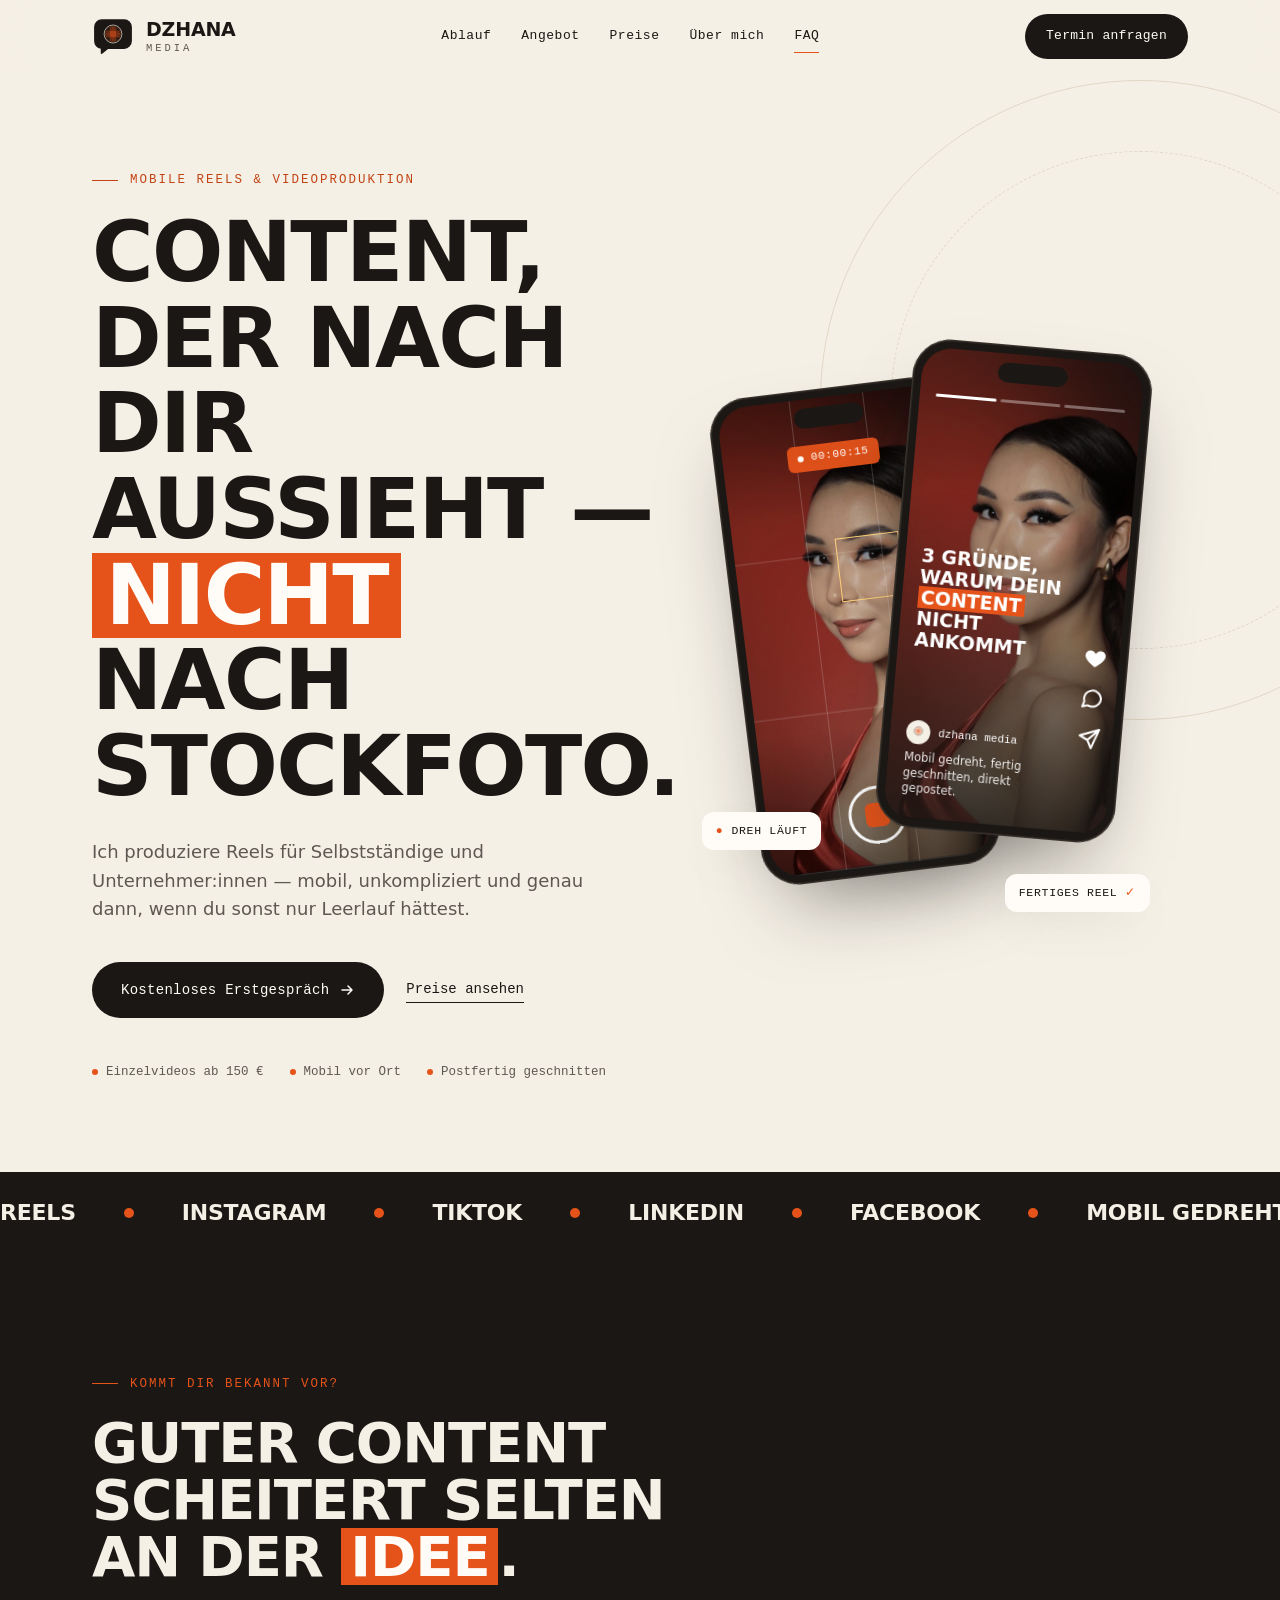
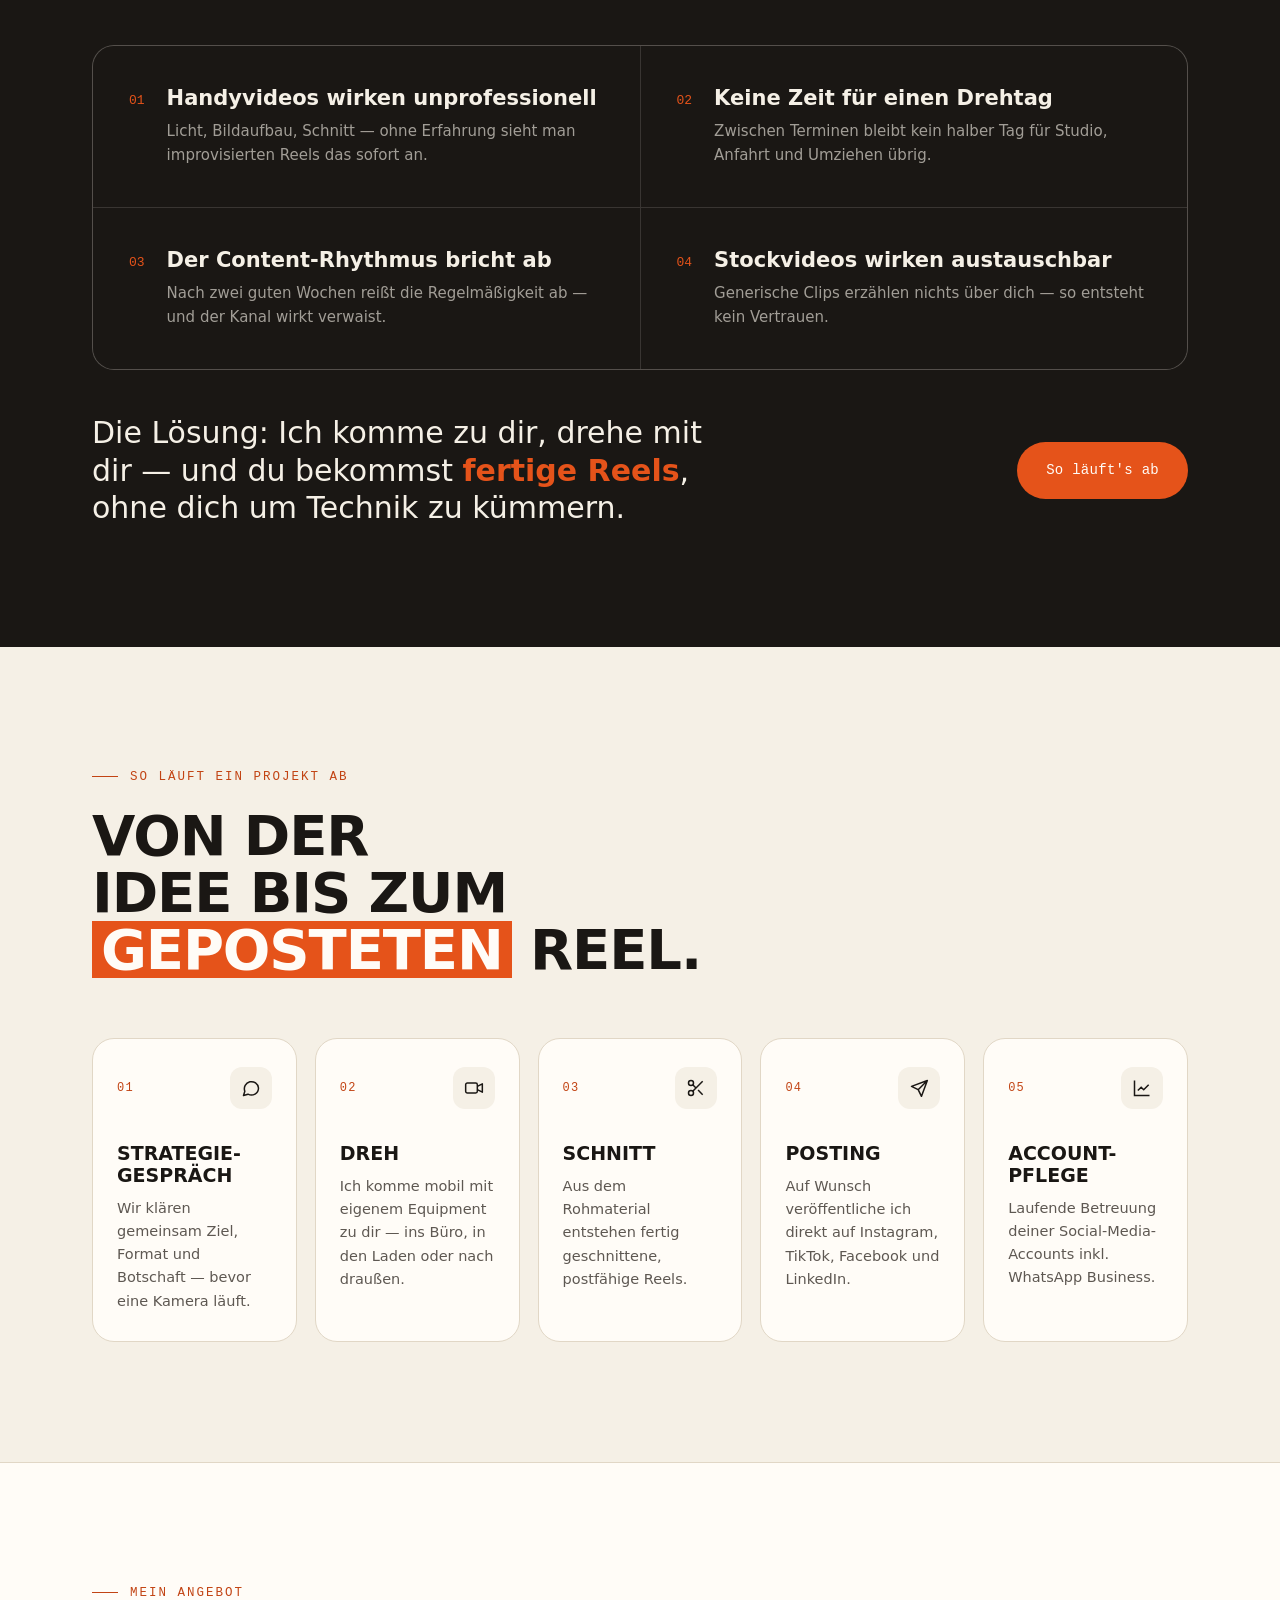
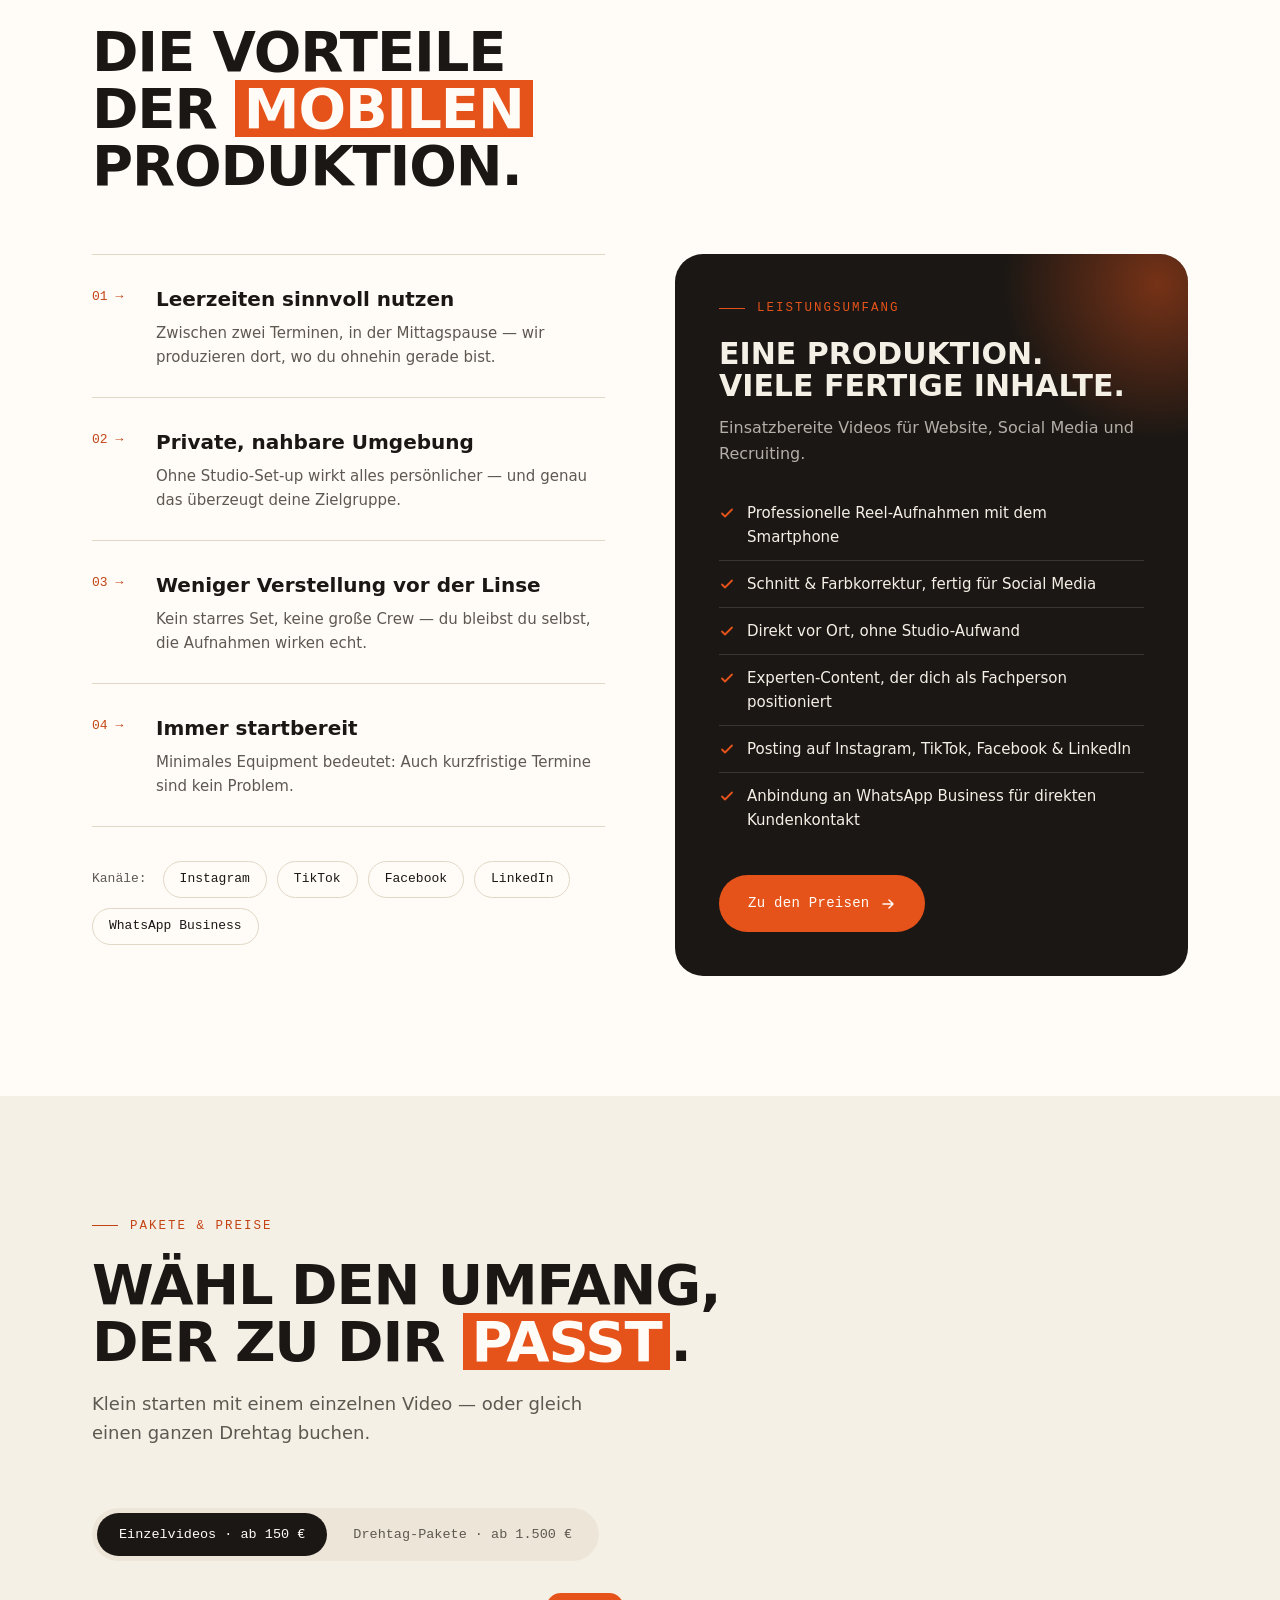
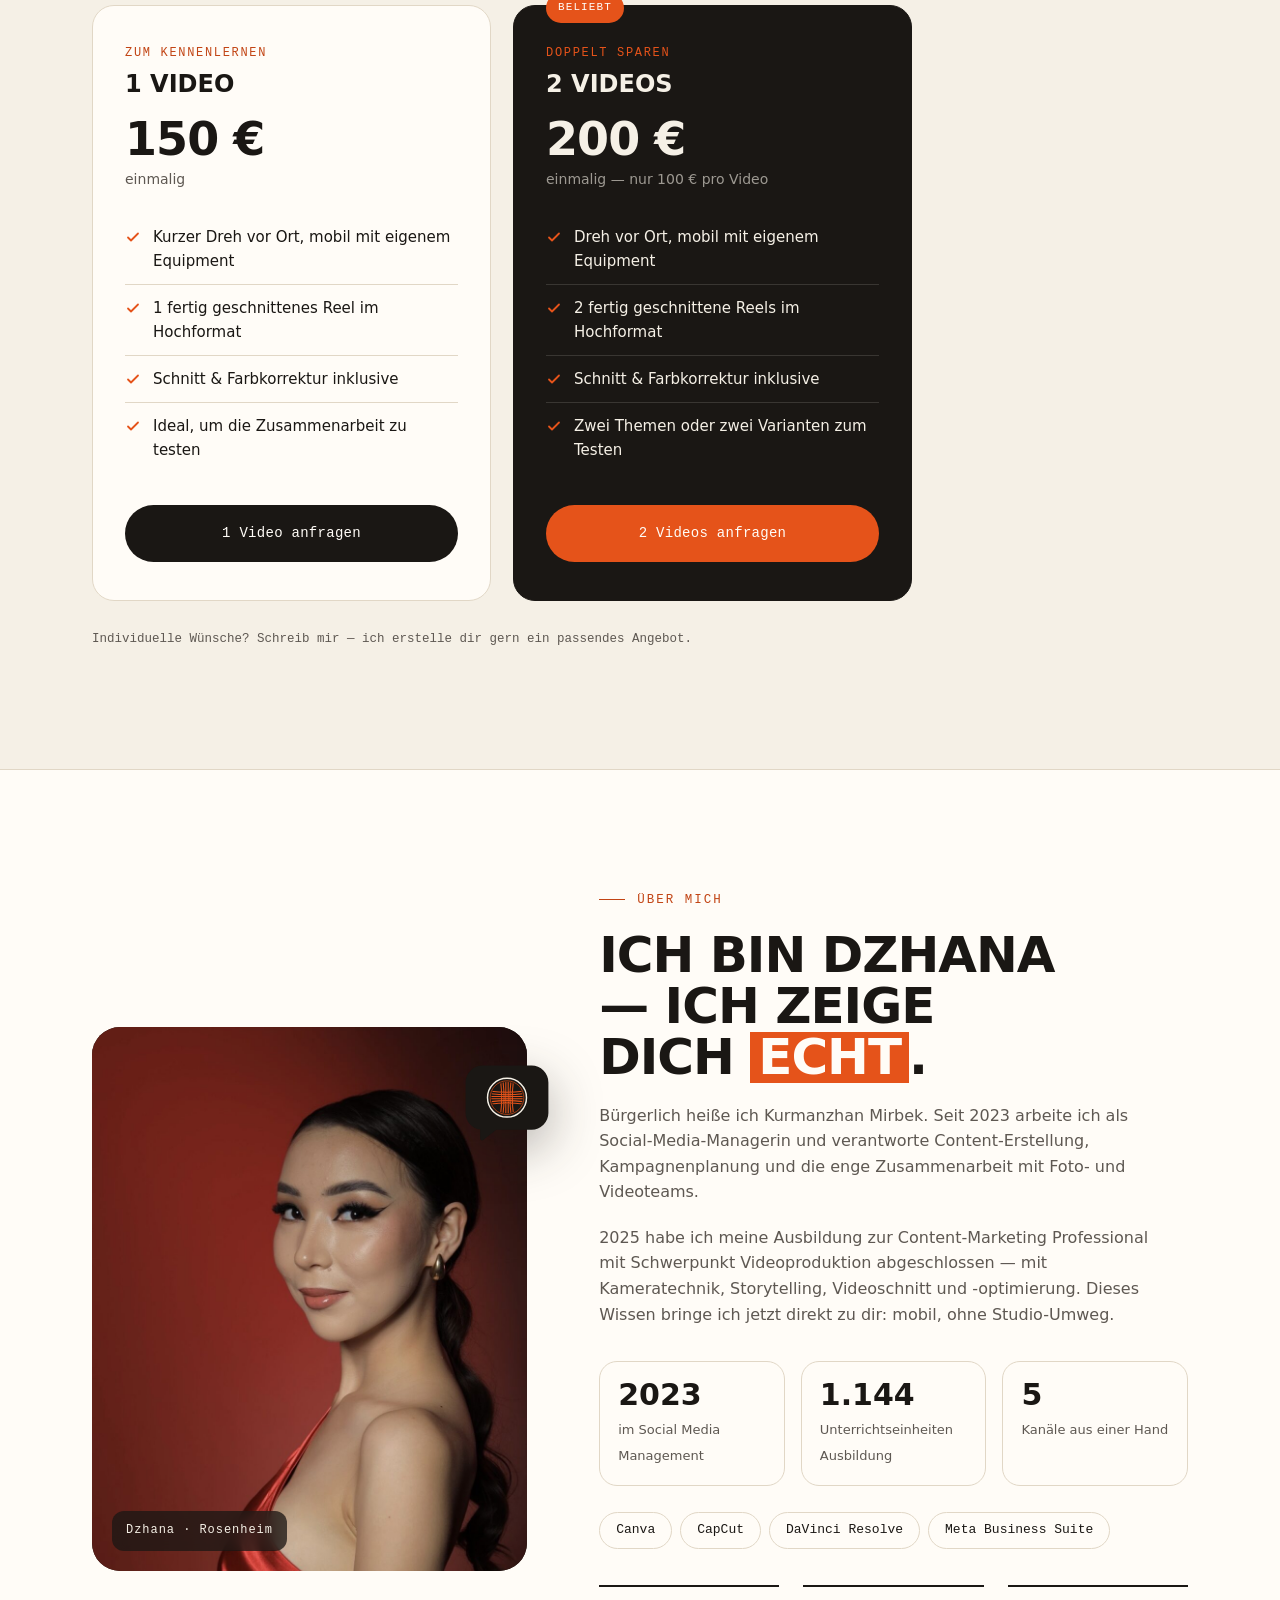
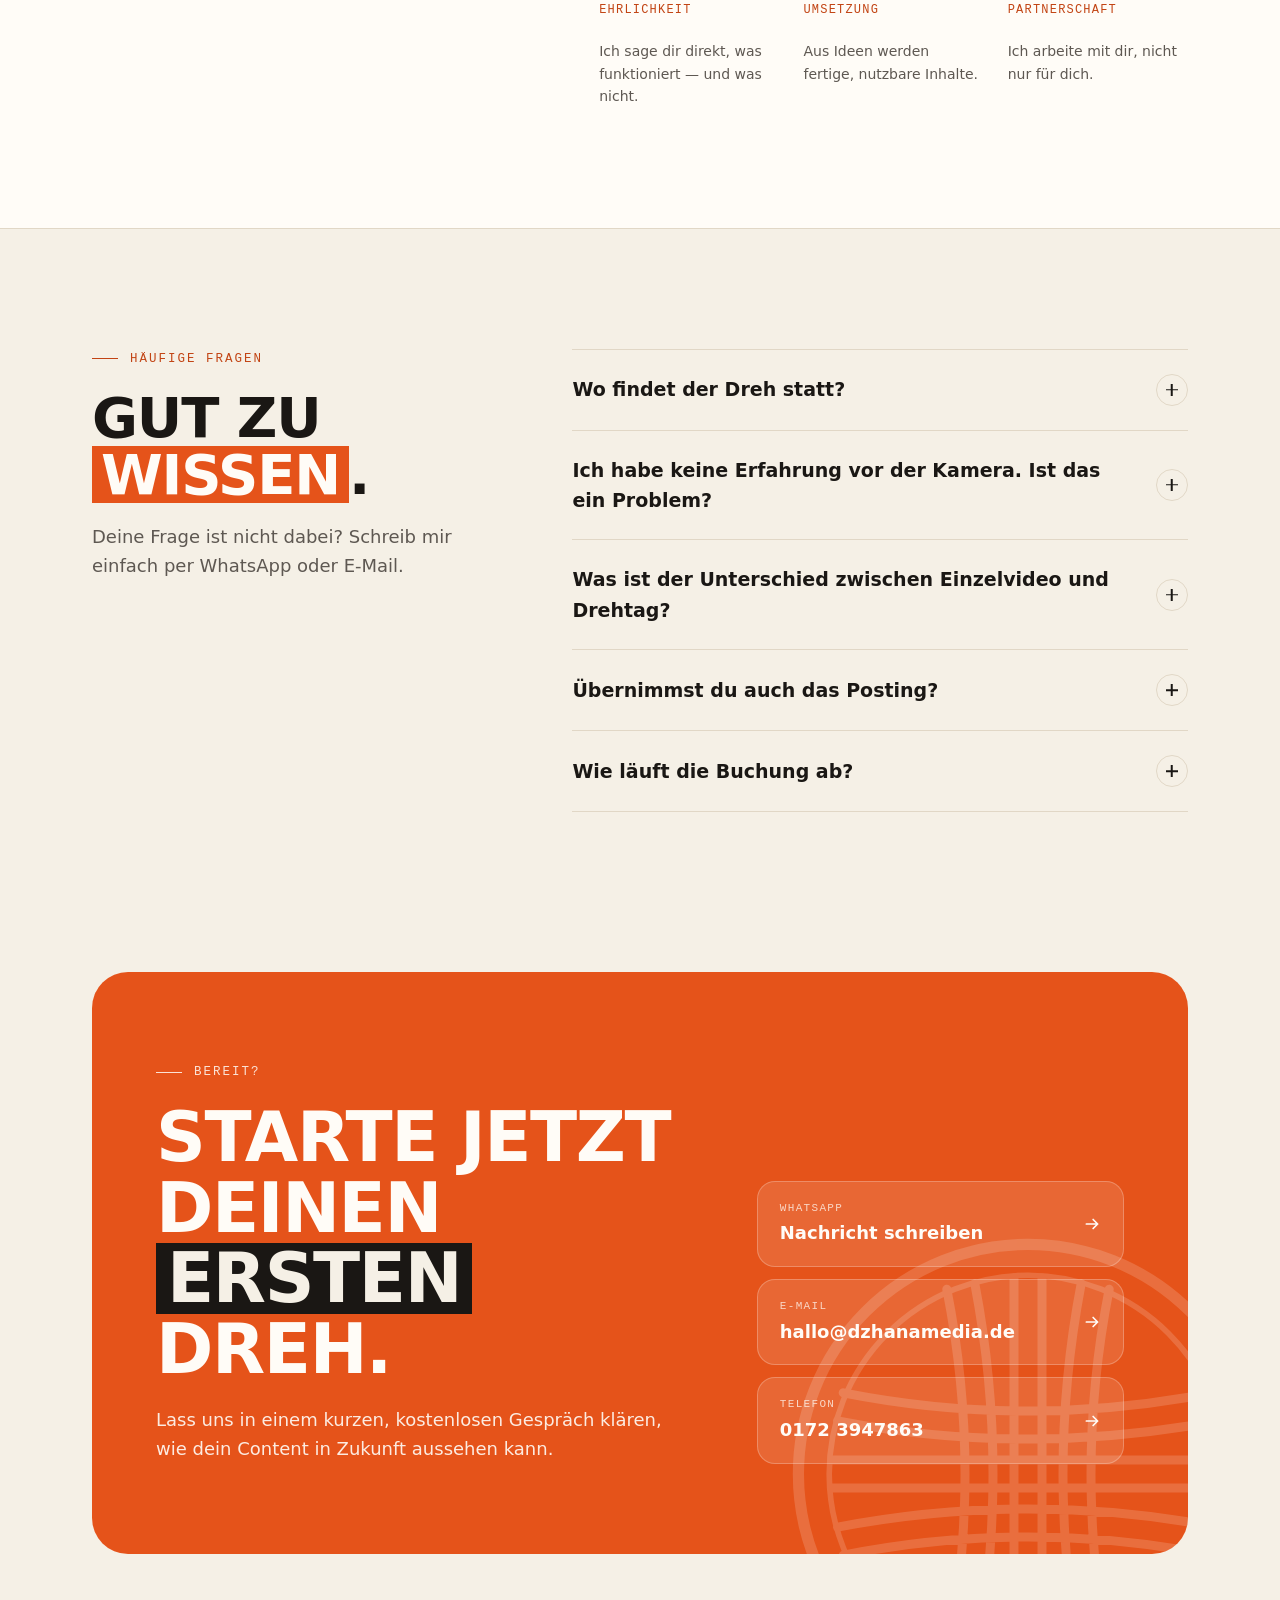
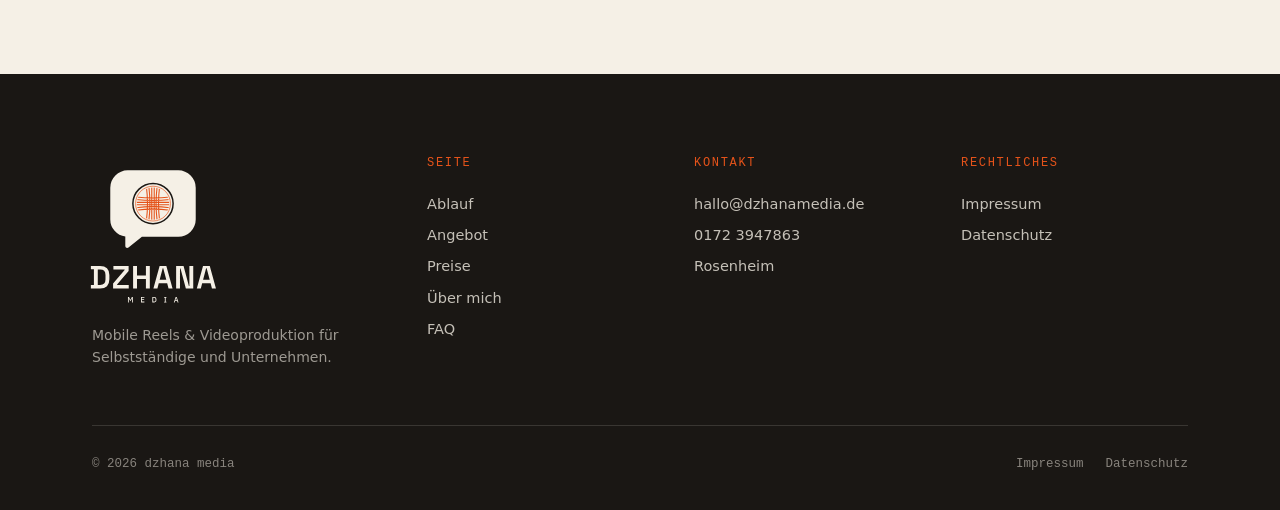
<file: index.html>
<!DOCTYPE html>
<html lang="de" class="no-js">
<head>
<meta charset="UTF-8">
<meta name="viewport" content="width=device-width, initial-scale=1.0">
<title>dzhana media — Mobile Reels &amp; Videoproduktion in Rosenheim</title>
<meta name="description" content="Professionelle Reels für Selbstständige und Unternehmen – mobil gedreht, fertig geschnitten, direkt gepostet. Einzelvideos ab 150 €. dzhana media aus Rosenheim.">
<meta name="theme-color" content="#1A1714">
<link rel="canonical" href="https://www.dzhanamedia.de/">
<link rel="icon" type="image/svg+xml" href="assets/img/favicon.svg">
<link rel="apple-touch-icon" href="assets/img/favicon.svg">
<meta property="og:type" content="website">
<meta property="og:locale" content="de_DE">
<meta property="og:title" content="dzhana media — Mobile Reels &amp; Videoproduktion">
<meta property="og:description" content="Reels, die nach dir aussehen – nicht nach Stockfoto. Mobil gedreht, fertig geschnitten, direkt gepostet.">
<meta property="og:url" content="https://www.dzhanamedia.de/">
<meta property="og:image" content="https://www.dzhanamedia.de/portrait.jpg">
<link rel="preconnect" href="https://fonts.bunny.net">
<link rel="stylesheet" href="https://fonts.bunny.net/css?family=space-grotesk:500,700|ibm-plex-sans:400,500,600|ibm-plex-mono:400,500&display=swap">
<link rel="stylesheet" href="assets/css/style.css">
<script type="application/ld+json">
{
  "@context":"https://schema.org",
  "@type":"ProfessionalService",
  "name":"dzhana media",
  "description":"Mobile Reels & Videoproduktion für Selbstständige und Unternehmen",
  "url":"https://www.dzhanamedia.de/",
  "email":"hallo@dzhanamedia.de",
  "telephone":"+49 172 3947863",
  "image":"https://www.dzhanamedia.de/portrait.jpg",
  "address":{"@type":"PostalAddress","addressLocality":"Rosenheim","addressCountry":"DE"},
  "founder":{"@type":"Person","name":"Kurmanzhan Mirbek"},
  "priceRange":"ab 150 €"
}
</script>
</head>
<body>
<a href="#main" class="skip-link">Zum Inhalt springen</a>

<header class="site-header">
  <div class="nav">
    <a href="#top" class="brand" aria-label="dzhana media – zur Startseite">
      <img src="assets/img/logo-icon.svg" alt="" width="42" height="38">
      <span class="brand-name">dzhana<small>MEDIA</small></span>
    </a>
    <nav class="nav-links" aria-label="Hauptnavigation">
      <a href="#ablauf">Ablauf</a>
      <a href="#angebot">Angebot</a>
      <a href="#preise">Preise</a>
      <a href="#ueber-mich">Über mich</a>
      <a href="#faq">FAQ</a>
    </nav>
    <a href="#kontakt" class="btn btn-primary nav-cta">Termin anfragen</a>
    <button class="burger" type="button" aria-label="Menü öffnen" aria-expanded="false" aria-controls="mobile-menu"><span></span><span></span></button>
  </div>
</header>

<div class="mobile-menu" id="mobile-menu" aria-hidden="true">
  <a href="#ablauf">Ablauf</a>
  <a href="#angebot">Angebot</a>
  <a href="#preise">Preise</a>
  <a href="#ueber-mich">Über mich</a>
  <a href="#faq">FAQ</a>
  <a href="#kontakt" class="btn btn-orange">Termin anfragen</a>
</div>

<main id="main">

  <!-- HERO -->
  <section class="hero" id="top">
    <div class="hero-bg-ring" aria-hidden="true"></div>
    <div class="wrap hero-grid">
      <div class="hero-in">
        <div class="eyebrow">Mobile Reels &amp; Videoproduktion</div>
        <h1 class="h-title">Content, der nach dir aussieht — <span class="box">nicht</span> nach Stockfoto.</h1>
        <p class="lead">Ich produziere Reels für Selbstständige und Unternehmer:innen — mobil, unkompliziert und genau dann, wenn du sonst nur Leerlauf hättest.</p>
        <div class="hero-actions">
          <a href="https://wa.me/491723947863?text=Hallo%20Dzhana%2C%20ich%20h%C3%A4tte%20gerne%20ein%20kostenloses%20Erstgespr%C3%A4ch." class="btn btn-primary" target="_blank" rel="noopener">
            Kostenloses Erstgespräch
            <svg width="16" height="16" viewBox="0 0 16 16" fill="none" aria-hidden="true"><path d="M3 8h10M9 4l4 4-4 4" stroke="currentColor" stroke-width="1.5" stroke-linecap="round" stroke-linejoin="round"/></svg>
          </a>
          <a href="#preise" class="link-underline">Preise ansehen</a>
        </div>
        <div class="hero-meta">
          <span>Einzelvideos ab 150 €</span>
          <span>Mobil vor Ort</span>
          <span>Postfertig geschnitten</span>
        </div>
      </div>

      <div class="phones" aria-hidden="true">
        <div class="phone phone-a">
          <div class="phone-screen cam">
            <div class="cam-grid"></div>
            <div class="focus"></div>
            <div class="cam-top"><span class="timer"><i></i>00:00:15</span></div>
            <div class="cam-bottom"><span class="shutter"></span></div>
          </div>
        </div>
        <div class="phone phone-b">
          <div class="phone-screen reel">
            <div class="reel-progress"><span></span><span></span><span></span></div>
            <p class="reel-hook">3 Gründe, warum dein <em>Content</em> nicht ankommt</p>
            <div class="reel-side">
              <svg class="like" viewBox="0 0 24 24" fill="currentColor"><path d="M12 21s-7.5-4.6-9.6-9.2C.9 8.5 3 4.5 6.9 4.5c2.1 0 3.5 1.1 5.1 3 1.6-1.9 3-3 5.1-3 3.9 0 6 4 4.5 7.3C19.5 16.4 12 21 12 21z"/></svg>
              <svg viewBox="0 0 24 24" fill="none" stroke="currentColor" stroke-width="2"><path d="M21 12a8.5 8.5 0 0 1-12.6 7.4L3 21l1.6-5.1A8.5 8.5 0 1 1 21 12z" stroke-linejoin="round"/></svg>
              <svg viewBox="0 0 24 24" fill="none" stroke="currentColor" stroke-width="2"><path d="M22 3 11 14M22 3l-7 19-4-8-8-4 19-7z" stroke-linejoin="round"/></svg>
            </div>
            <div class="reel-meta">
              <div class="reel-user"><img src="assets/img/logo-icon-light.svg" alt="">dzhana media</div>
              <p class="reel-caption">Mobil gedreht, fertig geschnitten, direkt gepostet.</p>
            </div>
          </div>
        </div>
        <div class="badge badge-1"><b>●</b> Dreh läuft</div>
        <div class="badge badge-2">Fertiges Reel <b>✓</b></div>
      </div>
    </div>
  </section>

  <!-- LAUFBAND -->
  <div class="marquee" aria-hidden="true">
    <div class="marquee-track">
      <span>Reels</span><span>Instagram</span><span>TikTok</span><span>LinkedIn</span><span>Facebook</span><span>Mobil gedreht</span><span>Postfertig</span>
      <span>Reels</span><span>Instagram</span><span>TikTok</span><span>LinkedIn</span><span>Facebook</span><span>Mobil gedreht</span><span>Postfertig</span>
    </div>
  </div>

  <!-- PROBLEME -->
  <section class="dark" id="probleme">
    <div class="wrap">
      <div class="section-head reveal">
        <div class="eyebrow">Kommt dir bekannt vor?</div>
        <h2 class="h-title">Guter Content scheitert selten an der <span class="box">Idee</span>.</h2>
      </div>
      <div class="pain-grid stagger">
        <div class="pain-item">
          <span class="pain-num">01</span>
          <div><h3>Handyvideos wirken unprofessionell</h3><p>Licht, Bildaufbau, Schnitt — ohne Erfahrung sieht man improvisierten Reels das sofort an.</p></div>
        </div>
        <div class="pain-item">
          <span class="pain-num">02</span>
          <div><h3>Keine Zeit für einen Drehtag</h3><p>Zwischen Terminen bleibt kein halber Tag für Studio, Anfahrt und Umziehen übrig.</p></div>
        </div>
        <div class="pain-item">
          <span class="pain-num">03</span>
          <div><h3>Der Content-Rhythmus bricht ab</h3><p>Nach zwei guten Wochen reißt die Regelmäßigkeit ab — und der Kanal wirkt verwaist.</p></div>
        </div>
        <div class="pain-item">
          <span class="pain-num">04</span>
          <div><h3>Stockvideos wirken austauschbar</h3><p>Generische Clips erzählen nichts über dich — so entsteht kein Vertrauen.</p></div>
        </div>
      </div>
      <div class="pain-answer reveal">
        <p>Die Lösung: Ich komme zu dir, drehe mit dir — und du bekommst <strong>fertige Reels</strong>, ohne dich um Technik zu kümmern.</p>
        <a href="#ablauf" class="btn btn-orange">So läuft's ab</a>
      </div>
    </div>
  </section>

  <!-- ABLAUF -->
  <section id="ablauf">
    <div class="wrap">
      <div class="section-head reveal">
        <div class="eyebrow">So läuft ein Projekt ab</div>
        <h2 class="h-title">Von der Idee bis zum <span class="box">geposteten</span> Reel.</h2>
      </div>
      <ol class="steps stagger" style="list-style:none;">
        <li class="step">
          <div class="step-num">01<span class="step-icon"><svg width="20" height="20" viewBox="0 0 24 24" fill="none" stroke="currentColor" stroke-width="1.8" aria-hidden="true"><path d="M21 12a8.5 8.5 0 0 1-12.6 7.4L3 21l1.6-5.1A8.5 8.5 0 1 1 21 12z" stroke-linejoin="round"/></svg></span></div>
          <h3>Strategie&shy;gespräch</h3>
          <p>Wir klären gemeinsam Ziel, Format und Botschaft — bevor eine Kamera läuft.</p>
        </li>
        <li class="step">
          <div class="step-num">02<span class="step-icon"><svg width="20" height="20" viewBox="0 0 24 24" fill="none" stroke="currentColor" stroke-width="1.8" aria-hidden="true"><rect x="2" y="6" width="14" height="12" rx="2"/><path d="m16 10 6-3v10l-6-3" stroke-linejoin="round"/></svg></span></div>
          <h3>Dreh</h3>
          <p>Ich komme mobil mit eigenem Equipment zu dir — ins Büro, in den Laden oder nach draußen.</p>
        </li>
        <li class="step">
          <div class="step-num">03<span class="step-icon"><svg width="20" height="20" viewBox="0 0 24 24" fill="none" stroke="currentColor" stroke-width="1.8" aria-hidden="true"><circle cx="6" cy="6" r="3"/><circle cx="6" cy="18" r="3"/><path d="M20 4 8.1 15.9M14.5 14.5 20 20M8.1 8.1 12 12"/></svg></span></div>
          <h3>Schnitt</h3>
          <p>Aus dem Rohmaterial entstehen fertig geschnittene, postfähige Reels.</p>
        </li>
        <li class="step">
          <div class="step-num">04<span class="step-icon"><svg width="20" height="20" viewBox="0 0 24 24" fill="none" stroke="currentColor" stroke-width="1.8" aria-hidden="true"><path d="M22 3 11 14M22 3l-7 19-4-8-8-4 19-7z" stroke-linejoin="round"/></svg></span></div>
          <h3>Posting</h3>
          <p>Auf Wunsch veröffentliche ich direkt auf Instagram, TikTok, Facebook und LinkedIn.</p>
        </li>
        <li class="step">
          <div class="step-num">05<span class="step-icon"><svg width="20" height="20" viewBox="0 0 24 24" fill="none" stroke="currentColor" stroke-width="1.8" aria-hidden="true"><path d="M3 3v18h18"/><path d="m7 15 4-4 3 3 6-6" stroke-linejoin="round"/></svg></span></div>
          <h3>Account-Pflege</h3>
          <p>Laufende Betreuung deiner Social-Media-Accounts inkl. WhatsApp Business.</p>
        </li>
      </ol>
    </div>
  </section>

  <!-- ANGEBOT -->
  <section id="angebot" style="background:var(--paper);border-top:1px solid var(--line);">
    <div class="wrap">
      <div class="section-head reveal">
        <div class="eyebrow">Mein Angebot</div>
        <h2 class="h-title">Die Vorteile der <span class="box">mobilen</span> Produktion.</h2>
      </div>
      <div class="adv-grid">
        <div>
          <div class="adv-list stagger">
            <div class="adv"><span class="adv-mark">01 →</span><div><h3>Leerzeiten sinnvoll nutzen</h3><p>Zwischen zwei Terminen, in der Mittagspause — wir produzieren dort, wo du ohnehin gerade bist.</p></div></div>
            <div class="adv"><span class="adv-mark">02 →</span><div><h3>Private, nahbare Umgebung</h3><p>Ohne Studio-Set-up wirkt alles persönlicher — und genau das überzeugt deine Zielgruppe.</p></div></div>
            <div class="adv"><span class="adv-mark">03 →</span><div><h3>Weniger Verstellung vor der Linse</h3><p>Kein starres Set, keine große Crew — du bleibst du selbst, die Aufnahmen wirken echt.</p></div></div>
            <div class="adv"><span class="adv-mark">04 →</span><div><h3>Immer startbereit</h3><p>Minimales Equipment bedeutet: Auch kurzfristige Termine sind kein Problem.</p></div></div>
          </div>
          <div class="channels reveal">
            <span class="channels-label">Kanäle:</span>
            <span class="pill">Instagram</span><span class="pill">TikTok</span><span class="pill">Facebook</span><span class="pill">LinkedIn</span><span class="pill">WhatsApp Business</span>
          </div>
        </div>

        <div class="session-card reveal">
          <div class="eyebrow">Leistungsumfang</div>
          <h3>Eine Produktion. Viele fertige Inhalte.</h3>
          <p>Einsatzbereite Videos für Website, Social Media und Recruiting.</p>
          <ul class="checks">
            <li><svg width="16" height="16" viewBox="0 0 16 16" fill="none" aria-hidden="true"><path d="M3 8.5l3 3 7-7" stroke="currentColor" stroke-width="1.8" stroke-linecap="round" stroke-linejoin="round"/></svg>Professionelle Reel-Aufnahmen mit dem Smartphone</li>
            <li><svg width="16" height="16" viewBox="0 0 16 16" fill="none" aria-hidden="true"><path d="M3 8.5l3 3 7-7" stroke="currentColor" stroke-width="1.8" stroke-linecap="round" stroke-linejoin="round"/></svg>Schnitt &amp; Farbkorrektur, fertig für Social Media</li>
            <li><svg width="16" height="16" viewBox="0 0 16 16" fill="none" aria-hidden="true"><path d="M3 8.5l3 3 7-7" stroke="currentColor" stroke-width="1.8" stroke-linecap="round" stroke-linejoin="round"/></svg>Direkt vor Ort, ohne Studio-Aufwand</li>
            <li><svg width="16" height="16" viewBox="0 0 16 16" fill="none" aria-hidden="true"><path d="M3 8.5l3 3 7-7" stroke="currentColor" stroke-width="1.8" stroke-linecap="round" stroke-linejoin="round"/></svg>Experten-Content, der dich als Fachperson positioniert</li>
            <li><svg width="16" height="16" viewBox="0 0 16 16" fill="none" aria-hidden="true"><path d="M3 8.5l3 3 7-7" stroke="currentColor" stroke-width="1.8" stroke-linecap="round" stroke-linejoin="round"/></svg>Posting auf Instagram, TikTok, Facebook &amp; LinkedIn</li>
            <li><svg width="16" height="16" viewBox="0 0 16 16" fill="none" aria-hidden="true"><path d="M3 8.5l3 3 7-7" stroke="currentColor" stroke-width="1.8" stroke-linecap="round" stroke-linejoin="round"/></svg>Anbindung an WhatsApp Business für direkten Kundenkontakt</li>
          </ul>
          <a href="#preise" class="btn btn-orange">Zu den Preisen
            <svg width="16" height="16" viewBox="0 0 16 16" fill="none" aria-hidden="true"><path d="M3 8h10M9 4l4 4-4 4" stroke="currentColor" stroke-width="1.5" stroke-linecap="round" stroke-linejoin="round"/></svg>
          </a>
        </div>
      </div>
    </div>
  </section>

  <!-- PREISE -->
  <section id="preise">
    <div class="wrap">
      <div class="section-head reveal">
        <div class="eyebrow">Pakete &amp; Preise</div>
        <h2 class="h-title">Wähl den Umfang, der zu dir <span class="box">passt</span>.</h2>
        <p class="lead">Klein starten mit einem einzelnen Video — oder gleich einen ganzen Drehtag buchen.</p>
      </div>

      <div class="price-tabs reveal" role="tablist" aria-label="Preisübersicht">
        <button class="price-tab" type="button" role="tab" id="tab-single" aria-controls="panel-single" aria-selected="true">Einzelvideos<span class="tab-price"> · ab 150 €</span></button>
        <button class="price-tab" type="button" role="tab" id="tab-day" aria-controls="panel-day" aria-selected="false" tabindex="-1">Drehtag-Pakete<span class="tab-price"> · ab 1.500 €</span></button>
      </div>

      <div class="price-panel" id="panel-single" role="tabpanel" aria-labelledby="tab-single">
        <div class="pricing two">
          <article class="price-card">
            <span class="price-tag">Zum Kennenlernen</span>
            <h3>1 Video</h3>
            <div class="price">150 €</div>
            <p class="price-sub">einmalig</p>
            <ul class="checks">
              <li><svg width="16" height="16" viewBox="0 0 16 16" fill="none" aria-hidden="true"><path d="M3 8.5l3 3 7-7" stroke="currentColor" stroke-width="1.8" stroke-linecap="round" stroke-linejoin="round"/></svg>Kurzer Dreh vor Ort, mobil mit eigenem Equipment</li>
              <li><svg width="16" height="16" viewBox="0 0 16 16" fill="none" aria-hidden="true"><path d="M3 8.5l3 3 7-7" stroke="currentColor" stroke-width="1.8" stroke-linecap="round" stroke-linejoin="round"/></svg>1 fertig geschnittenes Reel im Hochformat</li>
              <li><svg width="16" height="16" viewBox="0 0 16 16" fill="none" aria-hidden="true"><path d="M3 8.5l3 3 7-7" stroke="currentColor" stroke-width="1.8" stroke-linecap="round" stroke-linejoin="round"/></svg>Schnitt &amp; Farbkorrektur inklusive</li>
              <li><svg width="16" height="16" viewBox="0 0 16 16" fill="none" aria-hidden="true"><path d="M3 8.5l3 3 7-7" stroke="currentColor" stroke-width="1.8" stroke-linecap="round" stroke-linejoin="round"/></svg>Ideal, um die Zusammenarbeit zu testen</li>
            </ul>
            <a href="https://wa.me/491723947863?text=Hallo%20Dzhana%2C%20ich%20interessiere%20mich%20f%C3%BCr%201%20Video%20(150%20%E2%82%AC)." class="btn btn-primary" target="_blank" rel="noopener">1 Video anfragen</a>
          </article>
          <article class="price-card featured">
            <span class="price-flag">Beliebt</span>
            <span class="price-tag">Doppelt sparen</span>
            <h3>2 Videos</h3>
            <div class="price">200 €</div>
            <p class="price-sub">einmalig — nur 100 € pro Video</p>
            <ul class="checks">
              <li><svg width="16" height="16" viewBox="0 0 16 16" fill="none" aria-hidden="true"><path d="M3 8.5l3 3 7-7" stroke="currentColor" stroke-width="1.8" stroke-linecap="round" stroke-linejoin="round"/></svg>Dreh vor Ort, mobil mit eigenem Equipment</li>
              <li><svg width="16" height="16" viewBox="0 0 16 16" fill="none" aria-hidden="true"><path d="M3 8.5l3 3 7-7" stroke="currentColor" stroke-width="1.8" stroke-linecap="round" stroke-linejoin="round"/></svg>2 fertig geschnittene Reels im Hochformat</li>
              <li><svg width="16" height="16" viewBox="0 0 16 16" fill="none" aria-hidden="true"><path d="M3 8.5l3 3 7-7" stroke="currentColor" stroke-width="1.8" stroke-linecap="round" stroke-linejoin="round"/></svg>Schnitt &amp; Farbkorrektur inklusive</li>
              <li><svg width="16" height="16" viewBox="0 0 16 16" fill="none" aria-hidden="true"><path d="M3 8.5l3 3 7-7" stroke="currentColor" stroke-width="1.8" stroke-linecap="round" stroke-linejoin="round"/></svg>Zwei Themen oder zwei Varianten zum Testen</li>
            </ul>
            <a href="https://wa.me/491723947863?text=Hallo%20Dzhana%2C%20ich%20interessiere%20mich%20f%C3%BCr%202%20Videos%20(200%20%E2%82%AC)." class="btn btn-primary" target="_blank" rel="noopener">2 Videos anfragen</a>
          </article>
        </div>
      </div>

      <div class="price-panel" id="panel-day" role="tabpanel" aria-labelledby="tab-day" hidden>
        <div class="pricing">
          <article class="price-card">
            <span class="price-tag">Basic</span>
            <h3>Drehtag</h3>
            <div class="price">1.500 €<small>ab / Projekt</small></div>
            <p class="price-sub">&nbsp;</p>
            <ul class="checks">
              <li><svg width="16" height="16" viewBox="0 0 16 16" fill="none" aria-hidden="true"><path d="M3 8.5l3 3 7-7" stroke="currentColor" stroke-width="1.8" stroke-linecap="round" stroke-linejoin="round"/></svg>Ganztägiger Drehtag, mobil mit eigenem Equipment</li>
              <li><svg width="16" height="16" viewBox="0 0 16 16" fill="none" aria-hidden="true"><path d="M3 8.5l3 3 7-7" stroke="currentColor" stroke-width="1.8" stroke-linecap="round" stroke-linejoin="round"/></svg>10 geschnittene Videos</li>
              <li><svg width="16" height="16" viewBox="0 0 16 16" fill="none" aria-hidden="true"><path d="M3 8.5l3 3 7-7" stroke="currentColor" stroke-width="1.8" stroke-linecap="round" stroke-linejoin="round"/></svg>Kurzes Strategiegespräch vorab</li>
              <li><svg width="16" height="16" viewBox="0 0 16 16" fill="none" aria-hidden="true"><path d="M3 8.5l3 3 7-7" stroke="currentColor" stroke-width="1.8" stroke-linecap="round" stroke-linejoin="round"/></svg>Übergabe der fertigen Dateien</li>
              <li><svg width="16" height="16" viewBox="0 0 16 16" fill="none" aria-hidden="true"><path d="M3 8.5l3 3 7-7" stroke="currentColor" stroke-width="1.8" stroke-linecap="round" stroke-linejoin="round"/></svg>Feste Ansprechpartnerin</li>
            </ul>
            <a href="#kontakt" class="btn btn-primary">Anfragen</a>
          </article>
          <article class="price-card featured">
            <span class="price-flag">Empfehlung</span>
            <span class="price-tag">Standard</span>
            <h3>Drehtag + Posting</h3>
            <div class="price">2.200 €<small>ab / Projekt</small></div>
            <p class="price-sub">&nbsp;</p>
            <ul class="checks">
              <li><svg width="16" height="16" viewBox="0 0 16 16" fill="none" aria-hidden="true"><path d="M3 8.5l3 3 7-7" stroke="currentColor" stroke-width="1.8" stroke-linecap="round" stroke-linejoin="round"/></svg>Alles aus Basic</li>
              <li><svg width="16" height="16" viewBox="0 0 16 16" fill="none" aria-hidden="true"><path d="M3 8.5l3 3 7-7" stroke="currentColor" stroke-width="1.8" stroke-linecap="round" stroke-linejoin="round"/></svg>15 geschnittene Videos</li>
              <li><svg width="16" height="16" viewBox="0 0 16 16" fill="none" aria-hidden="true"><path d="M3 8.5l3 3 7-7" stroke="currentColor" stroke-width="1.8" stroke-linecap="round" stroke-linejoin="round"/></svg>Ausführliches Strategiegespräch</li>
              <li><svg width="16" height="16" viewBox="0 0 16 16" fill="none" aria-hidden="true"><path d="M3 8.5l3 3 7-7" stroke="currentColor" stroke-width="1.8" stroke-linecap="round" stroke-linejoin="round"/></svg>Posting auf Instagram, TikTok, Facebook &amp; LinkedIn</li>
              <li><svg width="16" height="16" viewBox="0 0 16 16" fill="none" aria-hidden="true"><path d="M3 8.5l3 3 7-7" stroke="currentColor" stroke-width="1.8" stroke-linecap="round" stroke-linejoin="round"/></svg>Farbkorrektur &amp; Sounddesign im Feinschliff</li>
            </ul>
            <a href="#kontakt" class="btn btn-primary">Anfragen</a>
          </article>
          <article class="price-card">
            <span class="price-tag">Premium</span>
            <h3>Rundum-Betreuung</h3>
            <div class="price">3.500 €<small>ab / Monat</small></div>
            <p class="price-sub">&nbsp;</p>
            <ul class="checks">
              <li><svg width="16" height="16" viewBox="0 0 16 16" fill="none" aria-hidden="true"><path d="M3 8.5l3 3 7-7" stroke="currentColor" stroke-width="1.8" stroke-linecap="round" stroke-linejoin="round"/></svg>Alles aus Standard</li>
              <li><svg width="16" height="16" viewBox="0 0 16 16" fill="none" aria-hidden="true"><path d="M3 8.5l3 3 7-7" stroke="currentColor" stroke-width="1.8" stroke-linecap="round" stroke-linejoin="round"/></svg>Monatlicher Drehtag im Abo</li>
              <li><svg width="16" height="16" viewBox="0 0 16 16" fill="none" aria-hidden="true"><path d="M3 8.5l3 3 7-7" stroke="currentColor" stroke-width="1.8" stroke-linecap="round" stroke-linejoin="round"/></svg>Laufende Account-Pflege inkl. WhatsApp Business</li>
              <li><svg width="16" height="16" viewBox="0 0 16 16" fill="none" aria-hidden="true"><path d="M3 8.5l3 3 7-7" stroke="currentColor" stroke-width="1.8" stroke-linecap="round" stroke-linejoin="round"/></svg>Priorität bei der Terminvergabe</li>
              <li><svg width="16" height="16" viewBox="0 0 16 16" fill="none" aria-hidden="true"><path d="M3 8.5l3 3 7-7" stroke="currentColor" stroke-width="1.8" stroke-linecap="round" stroke-linejoin="round"/></svg>Persönliche Betreuung &amp; monatliches Reporting</li>
            </ul>
            <a href="#kontakt" class="btn btn-primary">Anfragen</a>
          </article>
        </div>
      </div>
      <p class="price-note reveal">Individuelle Wünsche? Schreib mir — ich erstelle dir gern ein passendes Angebot.</p>
    </div>
  </section>

  <!-- ÜBER MICH -->
  <section id="ueber-mich" style="background:var(--paper);border-block:1px solid var(--line);">
    <div class="wrap about">
      <div class="portrait reveal">
        <div class="portrait-frame" aria-hidden="true"></div>
        <div class="portrait-img">
          <img src="portrait.jpg" alt="Porträt von Dzhana (Kurmanzhan Mirbek), Gründerin von dzhana media" width="900" height="1156" loading="lazy">
        </div>
        <img class="portrait-logo" src="assets/img/logo-icon.svg" alt="" aria-hidden="true">
        <div class="portrait-caption">Dzhana · Rosenheim</div>
      </div>
      <div class="about-text reveal">
        <div class="eyebrow">Über mich</div>
        <h2 class="h-title">Ich bin Dzhana — ich zeige dich <span class="box">echt</span>.</h2>
        <p>Bürgerlich heiße ich Kurmanzhan Mirbek. Seit 2023 arbeite ich als Social-Media-Managerin und verantworte Content-Erstellung, Kampagnenplanung und die enge Zusammenarbeit mit Foto- und Videoteams.</p>
        <p>2025 habe ich meine Ausbildung zur Content-Marketing Professional mit Schwerpunkt Videoproduktion abgeschlossen — mit Kameratechnik, Storytelling, Videoschnitt und -optimierung. Dieses Wissen bringe ich jetzt direkt zu dir: mobil, ohne Studio-Umweg.</p>
        <div class="facts">
          <div class="fact"><strong>2023</strong><span>im Social Media Management</span></div>
          <div class="fact"><strong>1.144</strong><span>Unterrichts&shy;einheiten Ausbildung</span></div>
          <div class="fact"><strong>5</strong><span>Kanäle aus einer Hand</span></div>
        </div>
        <div class="tools">
          <span class="pill">Canva</span><span class="pill">CapCut</span><span class="pill">DaVinci Resolve</span><span class="pill">Meta Business Suite</span>
        </div>
        <div class="values">
          <div class="value"><h3>Ehrlichkeit</h3><p>Ich sage dir direkt, was funktioniert — und was nicht.</p></div>
          <div class="value"><h3>Umsetzung</h3><p>Aus Ideen werden fertige, nutzbare Inhalte.</p></div>
          <div class="value"><h3>Partnerschaft</h3><p>Ich arbeite mit dir, nicht nur für dich.</p></div>
        </div>
      </div>
    </div>
  </section>

  <!-- FAQ -->
  <section id="faq">
    <div class="wrap faq-grid">
      <div class="section-head reveal" style="margin-bottom:0;">
        <div class="eyebrow">Häufige Fragen</div>
        <h2 class="h-title">Gut zu <span class="box">wissen</span>.</h2>
        <p class="lead">Deine Frage ist nicht dabei? Schreib mir einfach per WhatsApp oder E-Mail.</p>
      </div>
      <div class="faq reveal">
        <details>
          <summary>Wo findet der Dreh statt?<i aria-hidden="true"></i></summary>
          <div class="answer">Dort, wo du bist: in deinem Laden, Büro, Studio oder auch draußen. Ich komme mobil mit eigenem Equipment zu dir — du brauchst nichts zu organisieren.</div>
        </details>
        <details>
          <summary>Ich habe keine Erfahrung vor der Kamera. Ist das ein Problem?<i aria-hidden="true"></i></summary>
          <div class="answer">Überhaupt nicht. Ich leite dich Schritt für Schritt durch den Dreh, gebe dir Tipps zu Haltung und Sprache — und wir wiederholen Szenen so oft, bis du dich wohlfühlst.</div>
        </details>
        <details>
          <summary>Was ist der Unterschied zwischen Einzelvideo und Drehtag?<i aria-hidden="true"></i></summary>
          <div class="answer">Mit einem Einzelvideo (150 €) oder zwei Videos (200 €) kannst du unkompliziert testen, wie dir die Zusammenarbeit gefällt. Beim Drehtag produzieren wir an einem Tag Material für viele Videos — ideal, wenn du regelmäßig posten willst.</div>
        </details>
        <details>
          <summary>Übernimmst du auch das Posting?<i aria-hidden="true"></i></summary>
          <div class="answer">Ja. Im Standard- und Premium-Paket veröffentliche ich deine Reels direkt auf Instagram, TikTok, Facebook und LinkedIn. Im Premium-Paket betreue ich deine Accounts zusätzlich laufend.</div>
        </details>
        <details>
          <summary>Wie läuft die Buchung ab?<i aria-hidden="true"></i></summary>
          <div class="answer">Schreib mir per WhatsApp oder E-Mail. In einem kostenlosen Erstgespräch klären wir dein Ziel, danach bekommst du ein Angebot und wir vereinbaren einen Drehtermin.</div>
        </details>
      </div>
    </div>
  </section>

  <!-- KONTAKT -->
  <section class="contact" id="kontakt">
    <div class="wrap">
      <div class="cta reveal">
        <svg class="cta-rings" viewBox="0 0 100 100" aria-hidden="true"><circle cx="50" cy="50" r="41" fill="none" stroke="#FFFCF7" stroke-width="2"/><circle cx="50" cy="50" r="35.5" fill="none" stroke="#FFFCF7" stroke-width="1"/><path fill="none" stroke="#FFFCF7" stroke-width="1.6" stroke-linecap="round" d="M35.5 17 Q42 50 35.5 83 M40.5 16 Q47 50 40.5 84 M47.5 15 V85 M52.5 15 V85 M59.5 16 Q53 50 59.5 84 M64.5 17 Q58 50 64.5 83 M17 35.5 Q50 42 83 35.5 M16 40.5 Q50 47 84 40.5 M15 47.5 H85 M15 52.5 H85 M16 59.5 Q50 53 84 59.5 M17 64.5 Q50 58 83 64.5"/></svg>
        <div class="cta-inner">
          <div>
            <div class="eyebrow">Bereit?</div>
            <h2 class="h-title">Starte jetzt deinen <span class="box dark">ersten</span> Dreh.</h2>
            <p>Lass uns in einem kurzen, kostenlosen Gespräch klären, wie dein Content in Zukunft aussehen kann.</p>
          </div>
          <div class="contact-list">
            <a class="contact-item" href="https://wa.me/491723947863?text=Hallo%20Dzhana%2C%20ich%20h%C3%A4tte%20gerne%20ein%20kostenloses%20Erstgespr%C3%A4ch." target="_blank" rel="noopener">
              <span><small>WhatsApp</small><strong>Nachricht schreiben</strong></span>
              <svg width="18" height="18" viewBox="0 0 16 16" fill="none" aria-hidden="true"><path d="M3 8h10M9 4l4 4-4 4" stroke="currentColor" stroke-width="1.5" stroke-linecap="round" stroke-linejoin="round"/></svg>
            </a>
            <a class="contact-item" href="mailto:hallo@dzhanamedia.de">
              <span><small>E-Mail</small><strong>hallo@dzhanamedia.de</strong></span>
              <svg width="18" height="18" viewBox="0 0 16 16" fill="none" aria-hidden="true"><path d="M3 8h10M9 4l4 4-4 4" stroke="currentColor" stroke-width="1.5" stroke-linecap="round" stroke-linejoin="round"/></svg>
            </a>
            <a class="contact-item" href="tel:+491723947863">
              <span><small>Telefon</small><strong>0172 3947863</strong></span>
              <svg width="18" height="18" viewBox="0 0 16 16" fill="none" aria-hidden="true"><path d="M3 8h10M9 4l4 4-4 4" stroke="currentColor" stroke-width="1.5" stroke-linecap="round" stroke-linejoin="round"/></svg>
            </a>
          </div>
        </div>
      </div>
    </div>
  </section>

</main>

<footer class="site-footer">
  <div class="wrap">
    <div class="foot-grid">
      <div class="foot-brand">
        <img src="assets/img/logo-stacked-light.svg" alt="dzhana media" width="150" height="160">
        <p>Mobile Reels &amp; Videoproduktion für Selbstständige und Unternehmen.</p>
      </div>
      <div class="foot-col">
        <h4>Seite</h4>
        <a href="#ablauf">Ablauf</a><a href="#angebot">Angebot</a><a href="#preise">Preise</a><a href="#ueber-mich">Über mich</a><a href="#faq">FAQ</a>
      </div>
      <div class="foot-col">
        <h4>Kontakt</h4>
        <a href="mailto:hallo@dzhanamedia.de">hallo@dzhanamedia.de</a>
        <a href="tel:+491723947863">0172 3947863</a>
        <span>Rosenheim</span>
      </div>
      <div class="foot-col">
        <h4>Rechtliches</h4>
        <a href="impressum.html">Impressum</a>
        <a href="datenschutz.html">Datenschutz</a>
      </div>
    </div>
    <div class="foot-bottom">
      <span>© <span data-year>2026</span> dzhana media</span>
      <nav aria-label="Rechtliches"><a href="impressum.html">Impressum</a><a href="datenschutz.html">Datenschutz</a></nav>
    </div>
  </div>
</footer>

<a href="#top" class="to-top" aria-label="Nach oben"><svg width="18" height="18" viewBox="0 0 16 16" fill="none" aria-hidden="true"><path d="M8 13V3M4 7l4-4 4 4" stroke="currentColor" stroke-width="1.6" stroke-linecap="round" stroke-linejoin="round"/></svg></a>

<script src="assets/js/main.js"></script>
</body>
</html>
</file>
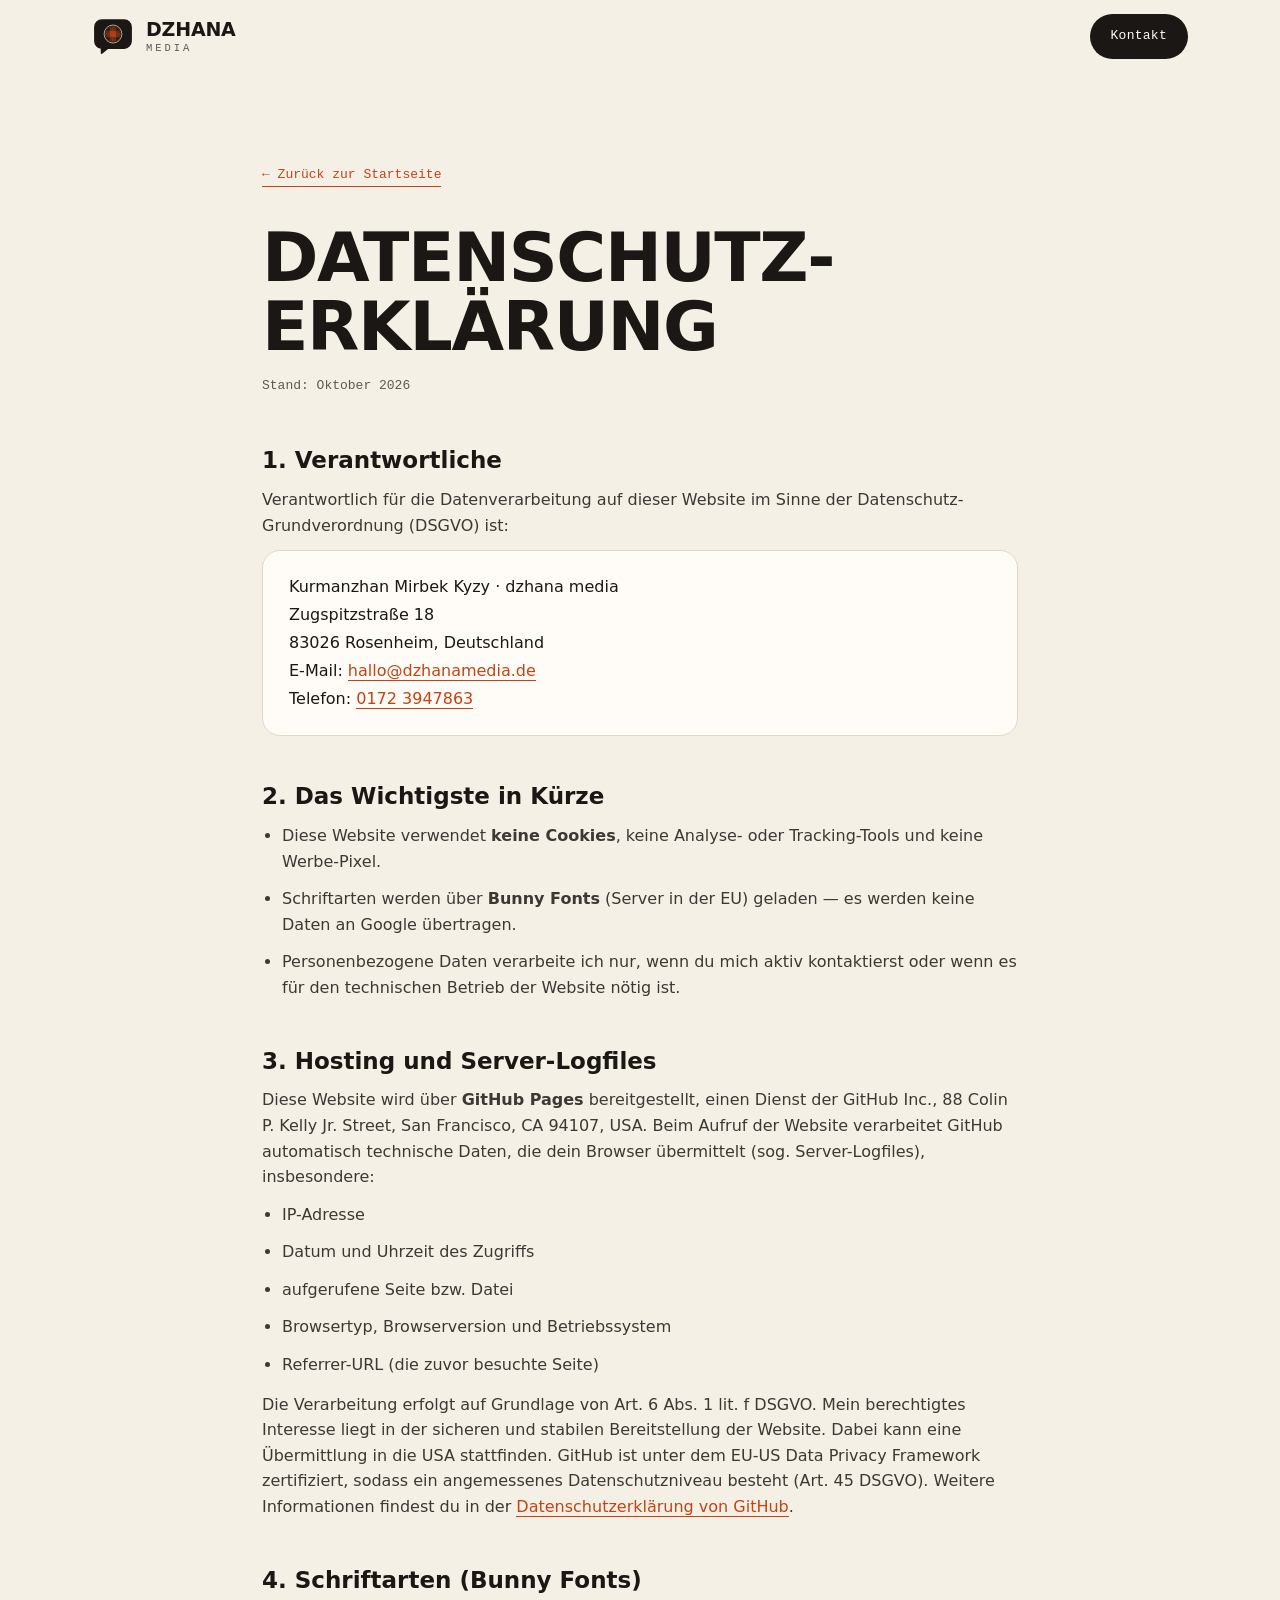
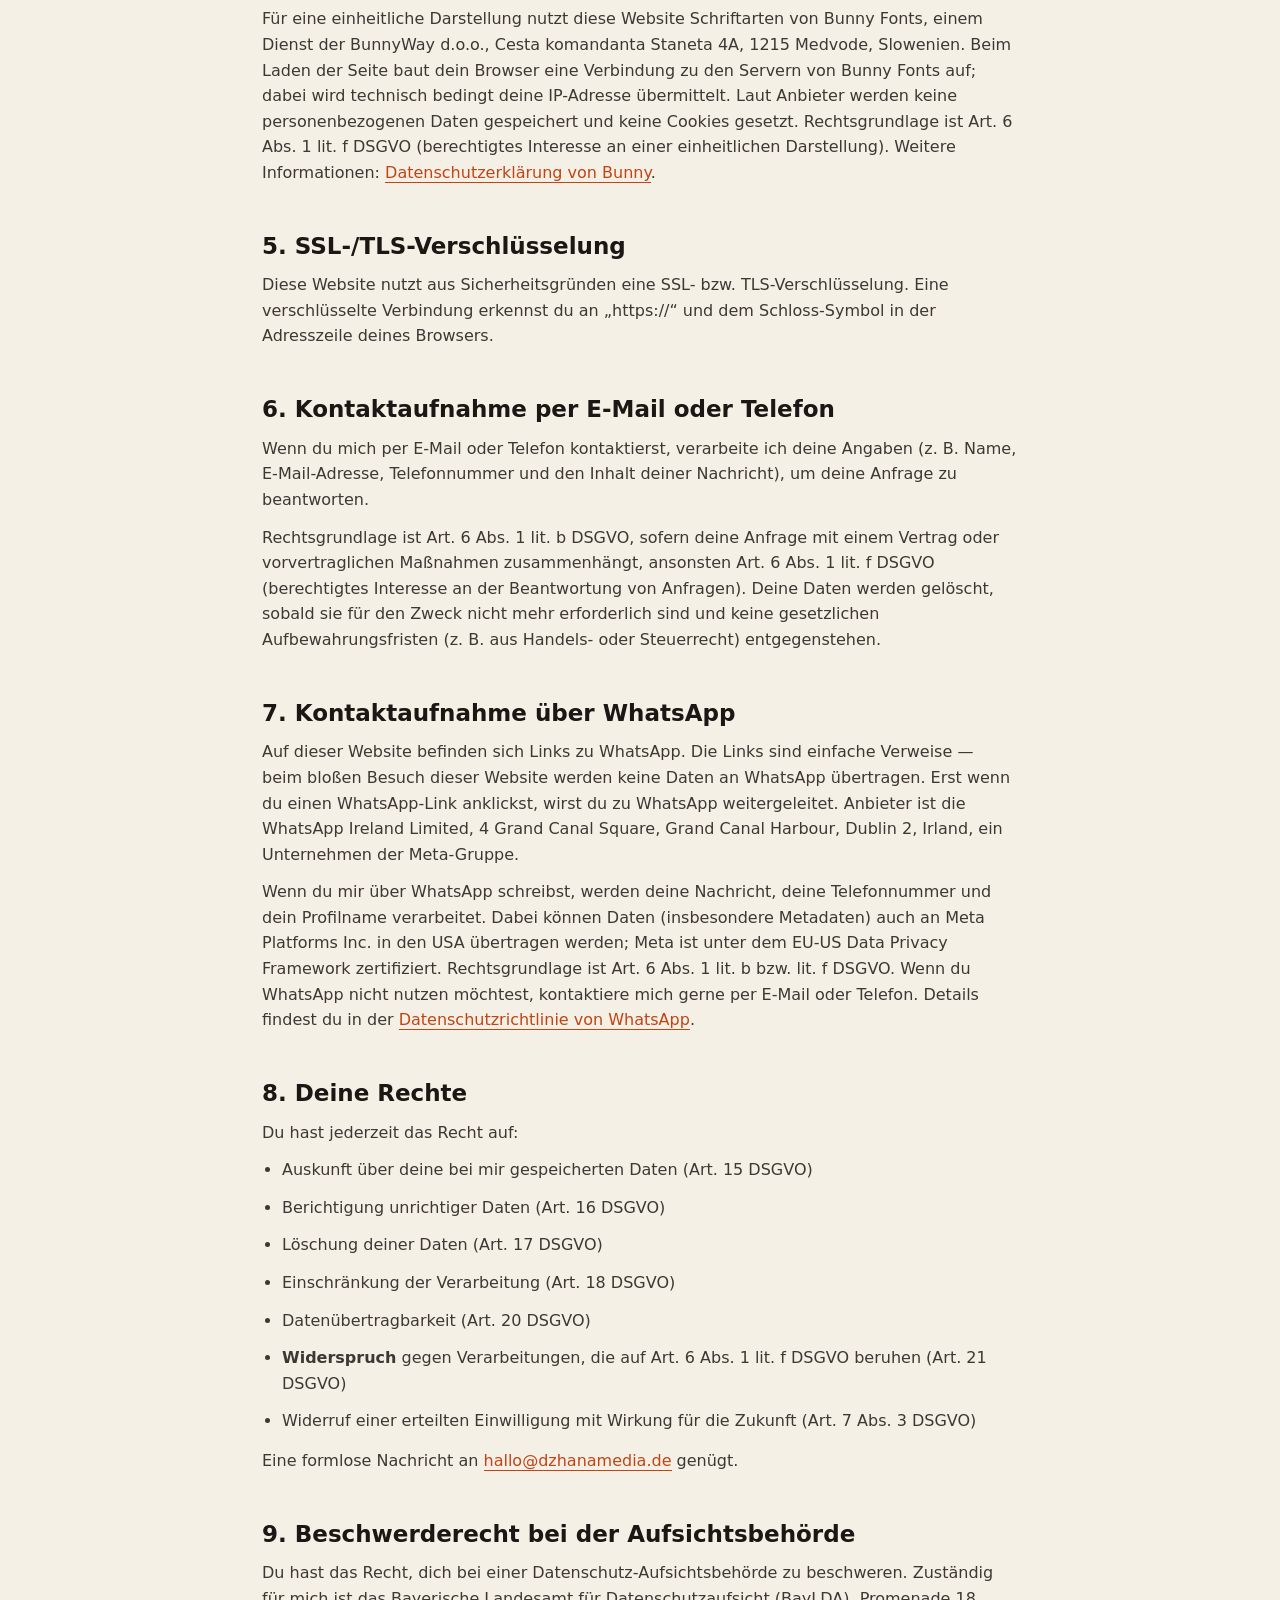
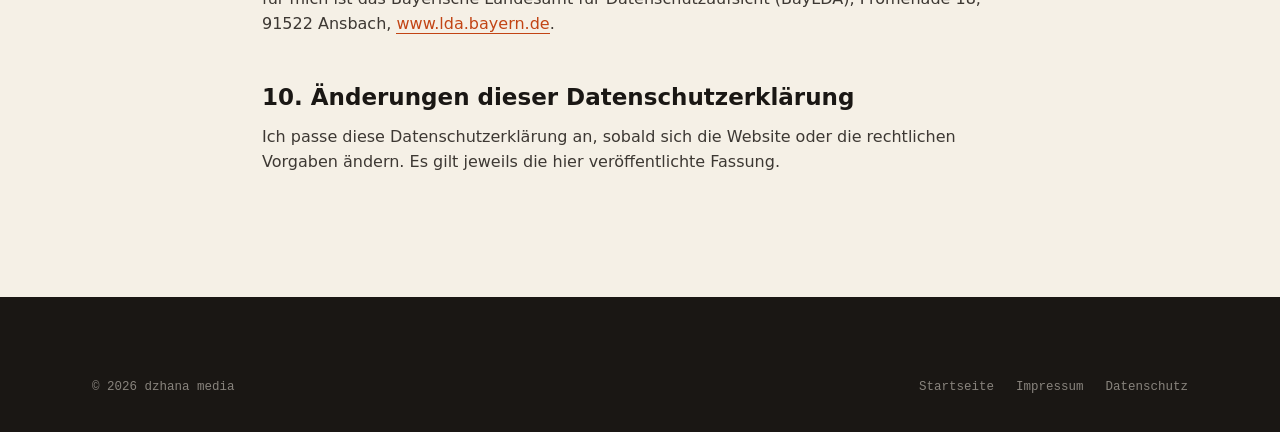
<file: datenschutz.html>
<!DOCTYPE html>
<html lang="de" class="no-js">
<head>
<meta charset="UTF-8">
<meta name="viewport" content="width=device-width, initial-scale=1.0">
<title>Datenschutzerklärung — dzhana media</title>
<meta name="robots" content="noindex, follow">
<meta name="theme-color" content="#1A1714">
<link rel="icon" type="image/svg+xml" href="assets/img/favicon.svg">
<link rel="preconnect" href="https://fonts.bunny.net">
<link rel="stylesheet" href="https://fonts.bunny.net/css?family=space-grotesk:500,700|ibm-plex-sans:400,500,600|ibm-plex-mono:400,500&display=swap">
<link rel="stylesheet" href="assets/css/style.css">
</head>
<body>

<header class="site-header">
  <div class="nav">
    <a href="index.html" class="brand" aria-label="dzhana media – zur Startseite">
      <img src="assets/img/logo-icon.svg" alt="" width="42" height="38">
      <span class="brand-name">dzhana<small>MEDIA</small></span>
    </a>
    <a href="index.html#kontakt" class="btn btn-primary nav-cta">Kontakt</a>
  </div>
</header>

<main class="legal">
  <div class="wrap">
    <a href="index.html" class="back-link">← Zurück zur Startseite</a>
    <h1 class="h-title">Datenschutz&shy;erklärung</h1>
    <p class="updated">Stand: Oktober 2026</p>

    <h2>1. Verantwortliche</h2>
    <p>Verantwortlich für die Datenverarbeitung auf dieser Website im Sinne der Datenschutz-Grundverordnung (DSGVO) ist:</p>
    <address>
      Kurmanzhan Mirbek Kyzy · dzhana media<br>
      Zugspitzstraße 18<br>
      83026 Rosenheim, Deutschland<br>
      E-Mail: <a href="mailto:hallo@dzhanamedia.de">hallo@dzhanamedia.de</a><br>
      Telefon: <a href="tel:+491723947863">0172 3947863</a>
    </address>

    <h2>2. Das Wichtigste in Kürze</h2>
    <ul>
      <li>Diese Website verwendet <strong>keine Cookies</strong>, keine Analyse- oder Tracking-Tools und keine Werbe-Pixel.</li>
      <li>Schriftarten werden über <strong>Bunny Fonts</strong> (Server in der EU) geladen — es werden keine Daten an Google übertragen.</li>
      <li>Personenbezogene Daten verarbeite ich nur, wenn du mich aktiv kontaktierst oder wenn es für den technischen Betrieb der Website nötig ist.</li>
    </ul>

    <h2>3. Hosting und Server-Logfiles</h2>
    <p>Diese Website wird über <strong>GitHub Pages</strong> bereitgestellt, einen Dienst der GitHub Inc., 88 Colin P. Kelly Jr. Street, San Francisco, CA 94107, USA. Beim Aufruf der Website verarbeitet GitHub automatisch technische Daten, die dein Browser übermittelt (sog. Server-Logfiles), insbesondere:</p>
    <ul>
      <li>IP-Adresse</li>
      <li>Datum und Uhrzeit des Zugriffs</li>
      <li>aufgerufene Seite bzw. Datei</li>
      <li>Browsertyp, Browserversion und Betriebssystem</li>
      <li>Referrer-URL (die zuvor besuchte Seite)</li>
    </ul>
    <p>Die Verarbeitung erfolgt auf Grundlage von Art. 6 Abs. 1 lit. f DSGVO. Mein berechtigtes Interesse liegt in der sicheren und stabilen Bereitstellung der Website. Dabei kann eine Übermittlung in die USA stattfinden. GitHub ist unter dem EU-US Data Privacy Framework zertifiziert, sodass ein angemessenes Datenschutzniveau besteht (Art. 45 DSGVO). Weitere Informationen findest du in der <a href="https://docs.github.com/de/site-policy/privacy-policies/github-general-privacy-statement" target="_blank" rel="noopener">Datenschutzerklärung von GitHub</a>.</p>

    <h2>4. Schriftarten (Bunny Fonts)</h2>
    <p>Für eine einheitliche Darstellung nutzt diese Website Schriftarten von Bunny Fonts, einem Dienst der BunnyWay d.o.o., Cesta komandanta Staneta 4A, 1215 Medvode, Slowenien. Beim Laden der Seite baut dein Browser eine Verbindung zu den Servern von Bunny Fonts auf; dabei wird technisch bedingt deine IP-Adresse übermittelt. Laut Anbieter werden keine personenbezogenen Daten gespeichert und keine Cookies gesetzt. Rechtsgrundlage ist Art. 6 Abs. 1 lit. f DSGVO (berechtigtes Interesse an einer einheitlichen Darstellung). Weitere Informationen: <a href="https://bunny.net/privacy" target="_blank" rel="noopener">Datenschutzerklärung von Bunny</a>.</p>

    <h2>5. SSL-/TLS-Verschlüsselung</h2>
    <p>Diese Website nutzt aus Sicherheitsgründen eine SSL- bzw. TLS-Verschlüsselung. Eine verschlüsselte Verbindung erkennst du an „https://“ und dem Schloss-Symbol in der Adresszeile deines Browsers.</p>

    <h2>6. Kontaktaufnahme per E-Mail oder Telefon</h2>
    <p>Wenn du mich per E-Mail oder Telefon kontaktierst, verarbeite ich deine Angaben (z. B. Name, E-Mail-Adresse, Telefonnummer und den Inhalt deiner Nachricht), um deine Anfrage zu beantworten.</p>
    <p>Rechtsgrundlage ist Art. 6 Abs. 1 lit. b DSGVO, sofern deine Anfrage mit einem Vertrag oder vorvertraglichen Maßnahmen zusammenhängt, ansonsten Art. 6 Abs. 1 lit. f DSGVO (berechtigtes Interesse an der Beantwortung von Anfragen). Deine Daten werden gelöscht, sobald sie für den Zweck nicht mehr erforderlich sind und keine gesetzlichen Aufbewahrungsfristen (z. B. aus Handels- oder Steuerrecht) entgegenstehen.</p>

    <h2>7. Kontaktaufnahme über WhatsApp</h2>
    <p>Auf dieser Website befinden sich Links zu WhatsApp. Die Links sind einfache Verweise — beim bloßen Besuch dieser Website werden keine Daten an WhatsApp übertragen. Erst wenn du einen WhatsApp-Link anklickst, wirst du zu WhatsApp weitergeleitet. Anbieter ist die WhatsApp Ireland Limited, 4 Grand Canal Square, Grand Canal Harbour, Dublin 2, Irland, ein Unternehmen der Meta-Gruppe.</p>
    <p>Wenn du mir über WhatsApp schreibst, werden deine Nachricht, deine Telefonnummer und dein Profilname verarbeitet. Dabei können Daten (insbesondere Metadaten) auch an Meta Platforms Inc. in den USA übertragen werden; Meta ist unter dem EU-US Data Privacy Framework zertifiziert. Rechtsgrundlage ist Art. 6 Abs. 1 lit. b bzw. lit. f DSGVO. Wenn du WhatsApp nicht nutzen möchtest, kontaktiere mich gerne per E-Mail oder Telefon. Details findest du in der <a href="https://www.whatsapp.com/legal/privacy-policy-eea" target="_blank" rel="noopener">Datenschutzrichtlinie von WhatsApp</a>.</p>

    <h2>8. Deine Rechte</h2>
    <p>Du hast jederzeit das Recht auf:</p>
    <ul>
      <li>Auskunft über deine bei mir gespeicherten Daten (Art. 15 DSGVO)</li>
      <li>Berichtigung unrichtiger Daten (Art. 16 DSGVO)</li>
      <li>Löschung deiner Daten (Art. 17 DSGVO)</li>
      <li>Einschränkung der Verarbeitung (Art. 18 DSGVO)</li>
      <li>Datenübertragbarkeit (Art. 20 DSGVO)</li>
      <li><strong>Widerspruch</strong> gegen Verarbeitungen, die auf Art. 6 Abs. 1 lit. f DSGVO beruhen (Art. 21 DSGVO)</li>
      <li>Widerruf einer erteilten Einwilligung mit Wirkung für die Zukunft (Art. 7 Abs. 3 DSGVO)</li>
    </ul>
    <p>Eine formlose Nachricht an <a href="mailto:hallo@dzhanamedia.de">hallo@dzhanamedia.de</a> genügt.</p>

    <h2>9. Beschwerderecht bei der Aufsichtsbehörde</h2>
    <p>Du hast das Recht, dich bei einer Datenschutz-Aufsichtsbehörde zu beschweren. Zuständig für mich ist das Bayerische Landesamt für Datenschutzaufsicht (BayLDA), Promenade 18, 91522 Ansbach, <a href="https://www.lda.bayern.de" target="_blank" rel="noopener">www.lda.bayern.de</a>.</p>

    <h2>10. Änderungen dieser Datenschutzerklärung</h2>
    <p>Ich passe diese Datenschutzerklärung an, sobald sich die Website oder die rechtlichen Vorgaben ändern. Es gilt jeweils die hier veröffentlichte Fassung.</p>
  </div>
</main>

<footer class="site-footer">
  <div class="wrap">
    <div class="foot-bottom" style="padding-top:0;">
      <span>© <span data-year>2026</span> dzhana media</span>
      <nav aria-label="Rechtliches"><a href="index.html">Startseite</a><a href="impressum.html">Impressum</a><a href="datenschutz.html">Datenschutz</a></nav>
    </div>
  </div>
</footer>

<script src="assets/js/main.js"></script>
</body>
</html>
</file>
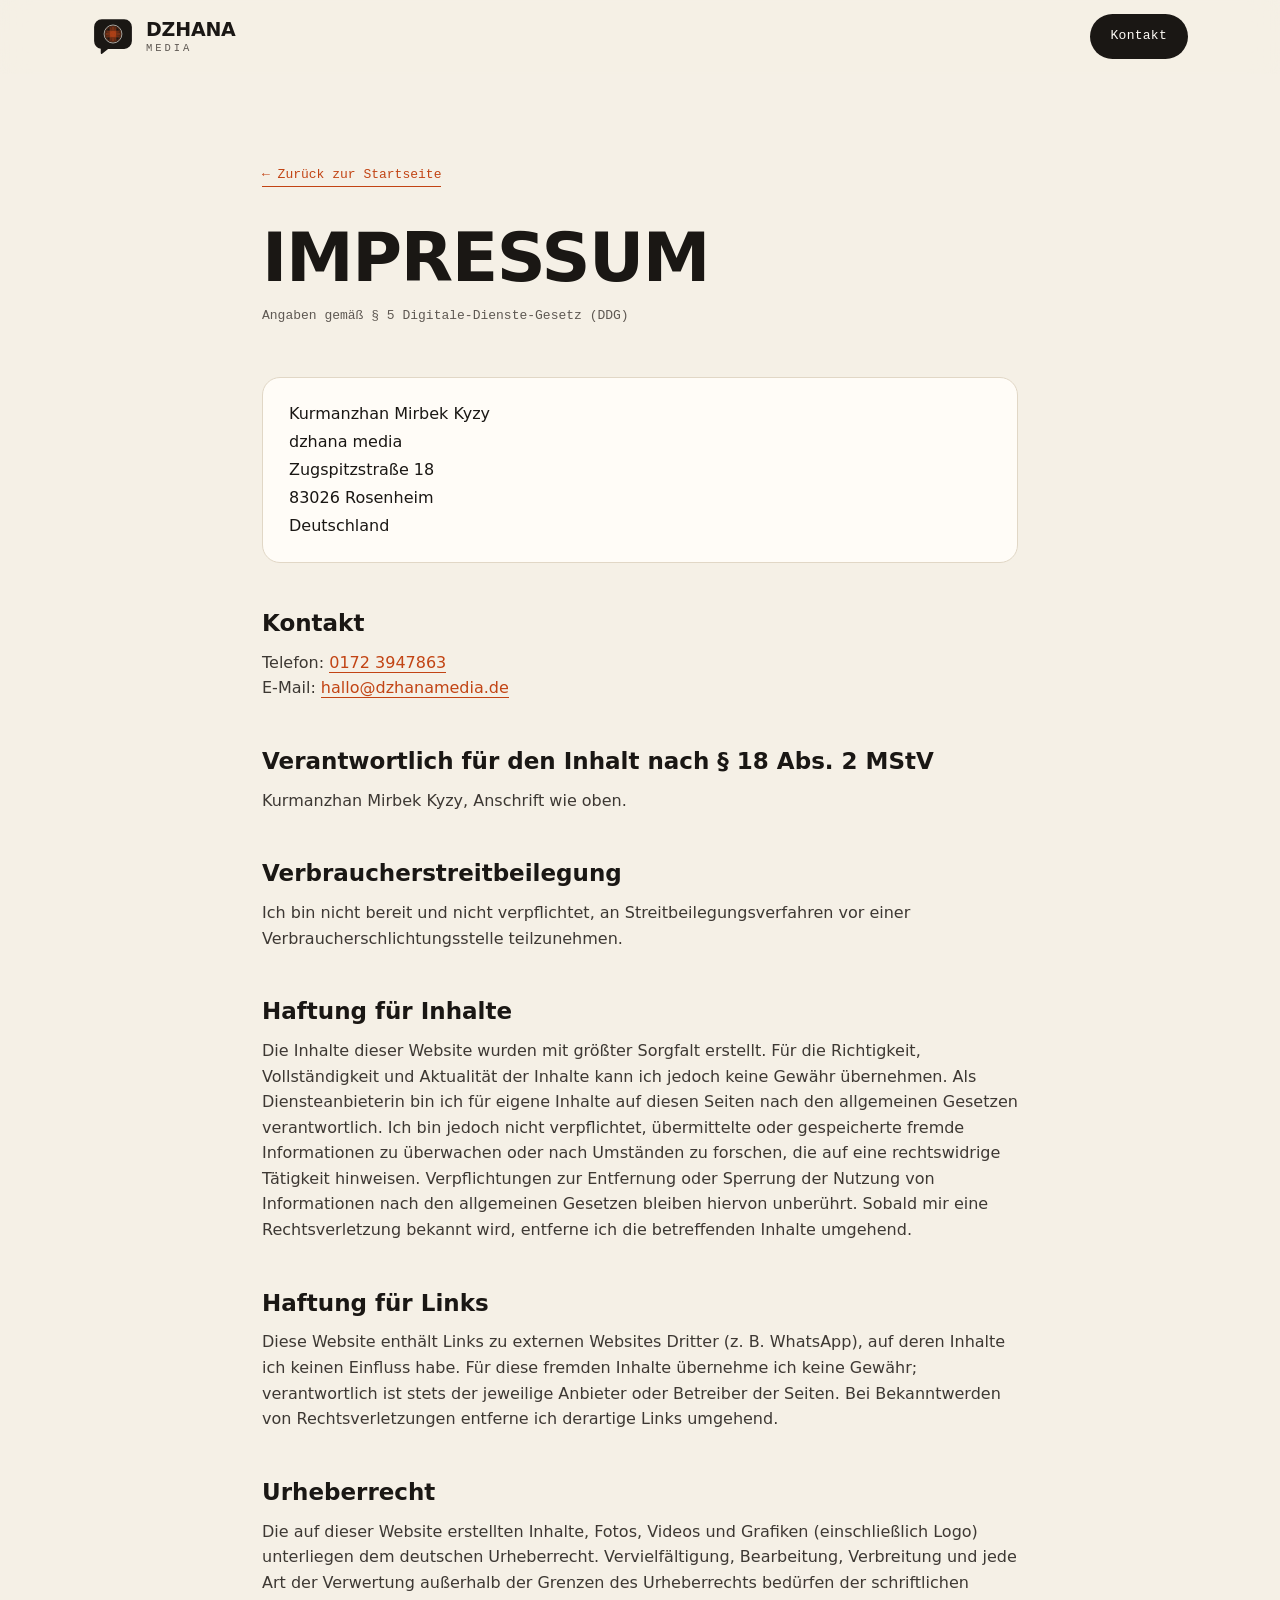
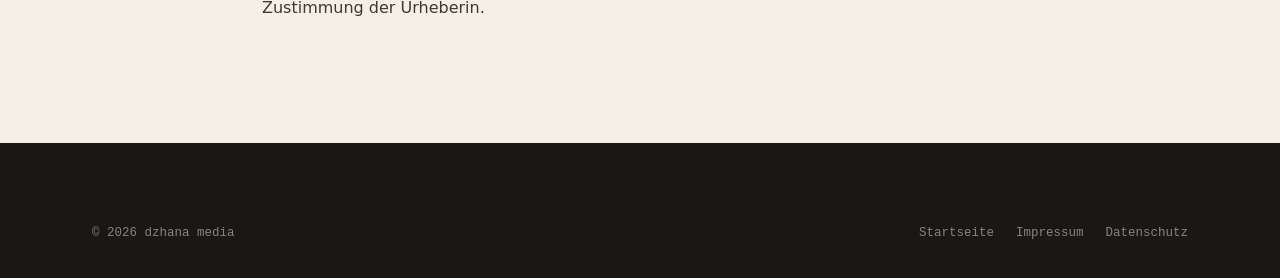
<file: impressum.html>
<!DOCTYPE html>
<html lang="de" class="no-js">
<head>
<meta charset="UTF-8">
<meta name="viewport" content="width=device-width, initial-scale=1.0">
<title>Impressum — dzhana media</title>
<meta name="robots" content="noindex, follow">
<meta name="theme-color" content="#1A1714">
<link rel="icon" type="image/svg+xml" href="assets/img/favicon.svg">
<link rel="preconnect" href="https://fonts.bunny.net">
<link rel="stylesheet" href="https://fonts.bunny.net/css?family=space-grotesk:500,700|ibm-plex-sans:400,500,600|ibm-plex-mono:400,500&display=swap">
<link rel="stylesheet" href="assets/css/style.css">
</head>
<body>

<header class="site-header">
  <div class="nav">
    <a href="index.html" class="brand" aria-label="dzhana media – zur Startseite">
      <img src="assets/img/logo-icon.svg" alt="" width="42" height="38">
      <span class="brand-name">dzhana<small>MEDIA</small></span>
    </a>
    <a href="index.html#kontakt" class="btn btn-primary nav-cta">Kontakt</a>
  </div>
</header>

<main class="legal">
  <div class="wrap">
    <a href="index.html" class="back-link">← Zurück zur Startseite</a>
    <h1 class="h-title">Impressum</h1>
    <p class="updated">Angaben gemäß § 5 Digitale-Dienste-Gesetz (DDG)</p>

    <address>
      Kurmanzhan Mirbek Kyzy<br>
      dzhana media<br>
      Zugspitzstraße 18<br>
      83026 Rosenheim<br>
      Deutschland
    </address>

    <h2>Kontakt</h2>
    <p>
      Telefon: <a href="tel:+491723947863">0172 3947863</a><br>
      E-Mail: <a href="mailto:hallo@dzhanamedia.de">hallo@dzhanamedia.de</a>
    </p>

    <h2>Verantwortlich für den Inhalt nach § 18 Abs. 2 MStV</h2>
    <p>Kurmanzhan Mirbek Kyzy, Anschrift wie oben.</p>

    <h2>Verbraucherstreitbeilegung</h2>
    <p>Ich bin nicht bereit und nicht verpflichtet, an Streitbeilegungsverfahren vor einer Verbraucherschlichtungsstelle teilzunehmen.</p>

    <h2>Haftung für Inhalte</h2>
    <p>Die Inhalte dieser Website wurden mit größter Sorgfalt erstellt. Für die Richtigkeit, Vollständigkeit und Aktualität der Inhalte kann ich jedoch keine Gewähr übernehmen. Als Diensteanbieterin bin ich für eigene Inhalte auf diesen Seiten nach den allgemeinen Gesetzen verantwortlich. Ich bin jedoch nicht verpflichtet, übermittelte oder gespeicherte fremde Informationen zu überwachen oder nach Umständen zu forschen, die auf eine rechtswidrige Tätigkeit hinweisen. Verpflichtungen zur Entfernung oder Sperrung der Nutzung von Informationen nach den allgemeinen Gesetzen bleiben hiervon unberührt. Sobald mir eine Rechtsverletzung bekannt wird, entferne ich die betreffenden Inhalte umgehend.</p>

    <h2>Haftung für Links</h2>
    <p>Diese Website enthält Links zu externen Websites Dritter (z. B. WhatsApp), auf deren Inhalte ich keinen Einfluss habe. Für diese fremden Inhalte übernehme ich keine Gewähr; verantwortlich ist stets der jeweilige Anbieter oder Betreiber der Seiten. Bei Bekanntwerden von Rechtsverletzungen entferne ich derartige Links umgehend.</p>

    <h2>Urheberrecht</h2>
    <p>Die auf dieser Website erstellten Inhalte, Fotos, Videos und Grafiken (einschließlich Logo) unterliegen dem deutschen Urheberrecht. Vervielfältigung, Bearbeitung, Verbreitung und jede Art der Verwertung außerhalb der Grenzen des Urheberrechts bedürfen der schriftlichen Zustimmung der Urheberin.</p>
  </div>
</main>

<footer class="site-footer">
  <div class="wrap">
    <div class="foot-bottom" style="padding-top:0;">
      <span>© <span data-year>2026</span> dzhana media</span>
      <nav aria-label="Rechtliches"><a href="index.html">Startseite</a><a href="impressum.html">Impressum</a><a href="datenschutz.html">Datenschutz</a></nav>
    </div>
  </div>
</footer>

<script src="assets/js/main.js"></script>
</body>
</html>
</file>
<file: assets/css/style.css>
/* =========================================================
   dzhana media — Stylesheet
   Farben aus dem Logo: Ink #1A1714 · Cream #F5F0E6 · Orange #E5531A
   ========================================================= */

/* Schriften: Bunny Fonts (EU-Server, DSGVO-konform), eingebunden im HTML-Head */

:root{
  --ink:#1A1714;
  --ink-2:#26211D;
  --ink-soft:#5E5852;
  --cream:#F5F0E6;
  --cream-2:#EDE5D7;
  --paper:#FFFCF7;
  --orange:#E5531A;
  --orange-deep:#C24414;
  --line:#E1D7C6;
  --line-dark:rgba(245,240,230,0.14);
  --font-display:'Space Grotesk', system-ui, sans-serif;
  --font-body:'IBM Plex Sans', system-ui, sans-serif;
  --font-mono:'IBM Plex Mono', ui-monospace, monospace;
  --wrap:1160px;
  --radius:22px;
  --ease:cubic-bezier(.2,.7,.2,1);
}

*,*::before,*::after{margin:0;padding:0;box-sizing:border-box;}
html{scroll-behavior:smooth;scroll-padding-top:90px;-webkit-text-size-adjust:100%;overflow-x:clip;}
body{
  background:var(--cream);color:var(--ink);
  font-family:var(--font-body);font-size:16px;line-height:1.6;
  overflow-x:hidden;overflow-x:clip;-webkit-font-smoothing:antialiased;
}
a{color:inherit;text-decoration:none;}
img,svg{max-width:100%;display:block;}
button{font:inherit;color:inherit;}
::selection{background:var(--orange);color:var(--paper);}
:focus-visible{outline:2px solid var(--orange);outline-offset:3px;border-radius:4px;}
.wrap{max-width:var(--wrap);margin:0 auto;padding:0 32px;}
.skip-link{position:absolute;left:-9999px;top:12px;background:var(--ink);color:var(--paper);padding:10px 16px;border-radius:8px;z-index:200;}
.skip-link:focus{left:12px;}

/* ---------- Typografie ---------- */
.h-title{
  font-family:var(--font-display);font-weight:700;
  text-transform:uppercase;line-height:1.02;letter-spacing:-0.02em;
  text-wrap:balance;
}
.box{
  background:var(--orange);color:var(--paper);
  padding:0 0.16em;display:inline-block;
  box-decoration-break:clone;-webkit-box-decoration-break:clone;
}
.box.dark{background:var(--ink);}
.eyebrow{
  font-family:var(--font-mono);font-size:12.5px;letter-spacing:0.16em;text-transform:uppercase;
  color:var(--orange-deep);display:flex;align-items:center;gap:12px;margin-bottom:20px;
}
.eyebrow::before{content:"";width:26px;height:1px;background:currentColor;}
.lead{font-size:18px;color:var(--ink-soft);max-width:520px;}

/* ---------- Buttons ---------- */
.btn{
  font-family:var(--font-mono);font-size:14px;letter-spacing:0.02em;font-weight:500;
  display:inline-flex;align-items:center;justify-content:center;gap:10px;
  padding:16px 28px;border-radius:100px;border:1px solid transparent;cursor:pointer;
  transition:transform .3s var(--ease), background-color .3s var(--ease), box-shadow .3s var(--ease), color .3s, border-color .3s;
}
.btn svg{transition:transform .3s var(--ease);}
.btn:hover svg{transform:translateX(4px);}
.btn-primary{background:var(--ink);color:var(--paper);}
.btn-primary:hover{background:var(--orange);transform:translateY(-2px);box-shadow:0 14px 30px -12px rgba(229,83,26,0.6);}
.btn-orange{background:var(--orange);color:var(--paper);}
.btn-orange:hover{background:var(--orange-deep);transform:translateY(-2px);box-shadow:0 14px 30px -12px rgba(229,83,26,0.6);}
.btn-outline{border-color:currentColor;background:transparent;}
.btn-outline:hover{background:var(--ink);color:var(--paper);border-color:var(--ink);transform:translateY(-2px);}
.btn-light{background:var(--paper);color:var(--ink);}
.btn-light:hover{background:var(--ink);color:var(--paper);transform:translateY(-2px);}
.link-underline{border-bottom:1px solid currentColor;padding-bottom:2px;font-family:var(--font-mono);font-size:14px;transition:color .3s;}
.link-underline:hover{color:var(--orange-deep);}

/* ---------- Header ---------- */
.site-header{
  position:fixed;inset:0 0 auto 0;z-index:100;
  background:rgba(245,240,230,0.82);
  backdrop-filter:saturate(1.4) blur(14px);-webkit-backdrop-filter:saturate(1.4) blur(14px);
  border-bottom:1px solid transparent;
  transition:border-color .3s, box-shadow .3s, background .3s;
}
.site-header.scrolled{border-bottom-color:var(--line);box-shadow:0 8px 30px -20px rgba(26,23,20,0.35);}
.nav{display:flex;align-items:center;justify-content:space-between;gap:24px;padding:14px 32px;max-width:var(--wrap);margin:0 auto;}
.brand{display:flex;align-items:center;gap:12px;}
.brand img{width:42px;height:auto;transition:transform .4s var(--ease);}
.brand:hover img{transform:rotate(-8deg) scale(1.05);}
.brand-name{font-family:var(--font-display);font-weight:700;font-size:19px;text-transform:uppercase;letter-spacing:-0.01em;line-height:1;}
.brand-name small{display:block;font-family:var(--font-mono);font-weight:400;font-size:10.5px;letter-spacing:0.28em;color:var(--ink-soft);margin-top:4px;}
.nav-links{display:flex;gap:30px;font-family:var(--font-mono);font-size:13px;letter-spacing:0.04em;}
.nav-links a{position:relative;padding:4px 0;}
.nav-links a::after{content:"";position:absolute;left:0;bottom:-2px;width:100%;height:1px;background:var(--orange);transform:scaleX(0);transform-origin:right;transition:transform .35s var(--ease);}
.nav-links a:hover::after,.nav-links a.active::after{transform:scaleX(1);transform-origin:left;}
.nav-cta{padding:11px 20px;font-size:13px;}
.burger{display:none;width:44px;height:44px;border:none;background:none;cursor:pointer;position:relative;}
.burger span{position:absolute;left:11px;right:11px;height:2px;background:var(--ink);border-radius:2px;transition:transform .35s var(--ease), opacity .2s;}
.burger span:nth-child(1){top:16px;}
.burger span:nth-child(2){top:26px;}
.menu-open .burger span:nth-child(1){transform:translateY(5px) rotate(45deg);}
.menu-open .burger span:nth-child(2){transform:translateY(-5px) rotate(-45deg);}
.mobile-menu{
  display:none;position:fixed;inset:0;z-index:90;background:var(--ink);color:var(--cream);
  padding:110px 28px 40px;flex-direction:column;gap:6px;
  opacity:0;visibility:hidden;transition:opacity .35s var(--ease), visibility .35s;
}
.mobile-menu a{font-family:var(--font-display);font-weight:700;font-size:34px;text-transform:uppercase;padding:8px 0;border-bottom:1px solid var(--line-dark);
  transform:translateY(16px);opacity:0;transition:transform .5s var(--ease), opacity .5s var(--ease), color .2s;}
.mobile-menu a:hover{color:var(--orange);}
.mobile-menu .btn{margin-top:26px;font-family:var(--font-mono);font-weight:500;font-size:15px;text-transform:none;padding:18px 28px;border:none;}
.menu-open .mobile-menu{opacity:1;visibility:visible;}
.menu-open .mobile-menu a{transform:none;opacity:1;}
.menu-open .mobile-menu a:nth-child(2){transition-delay:.04s;}
.menu-open .mobile-menu a:nth-child(3){transition-delay:.08s;}
.menu-open .mobile-menu a:nth-child(4){transition-delay:.12s;}
.menu-open .mobile-menu a:nth-child(5){transition-delay:.16s;}
.menu-open .mobile-menu a:nth-child(6){transition-delay:.2s;}
.menu-open .site-header{background:transparent;border-color:transparent;box-shadow:none;backdrop-filter:none;-webkit-backdrop-filter:none;}
.menu-open .site-header .brand-name,.menu-open .site-header .brand-name small{color:var(--cream);}
.menu-open .burger span{background:var(--cream);}
.menu-open{overflow:hidden;}

/* ---------- Sections ---------- */
section{padding:120px 0;position:relative;}
.section-head{max-width:700px;margin-bottom:60px;}
.section-head .h-title{font-size:clamp(34px,4.6vw,56px);}
.section-head p{margin-top:20px;}
.dark{background:var(--ink);color:var(--cream);}
.dark .eyebrow{color:var(--orange);}
.dark .lead,.dark .muted{color:rgba(245,240,230,0.66);}

/* ---------- Hero ---------- */
.hero{padding:170px 0 90px;overflow:hidden;}
.hero-grid{display:grid;grid-template-columns:1.1fr 0.9fr;gap:48px;align-items:center;}
.hero .h-title{font-size:clamp(44px,6.6vw,84px);}
.hero .lead{margin:28px 0 38px;}
.hero-actions{display:flex;gap:22px;flex-wrap:wrap;align-items:center;}
.hero-meta{display:flex;flex-wrap:wrap;gap:10px 26px;margin-top:44px;font-family:var(--font-mono);font-size:12.5px;color:var(--ink-soft);}
.hero-meta span{display:flex;align-items:center;gap:8px;}
.hero-meta span::before{content:"";width:6px;height:6px;border-radius:50%;background:var(--orange);}
.hero-bg-ring{
  position:absolute;right:-180px;top:80px;width:640px;height:640px;border-radius:50%;
  border:1px solid var(--line);pointer-events:none;
}
.hero-bg-ring::after{content:"";position:absolute;inset:70px;border-radius:50%;border:1px dashed var(--line);animation:spin 80s linear infinite;}
@keyframes spin{to{transform:rotate(360deg);}}

/* Hero entrance */
.hero-in > *{opacity:0;transform:translateY(26px);animation:heroIn .9s var(--ease) forwards;}
.hero-in > *:nth-child(1){animation-delay:.05s;}
.hero-in > *:nth-child(2){animation-delay:.15s;}
.hero-in > *:nth-child(3){animation-delay:.28s;}
.hero-in > *:nth-child(4){animation-delay:.4s;}
.hero-in > *:nth-child(5){animation-delay:.52s;}
@keyframes heroIn{to{opacity:1;transform:none;}}

/* Phones */
.phones{position:relative;height:560px;}
.phone{
  position:absolute;width:240px;height:490px;border-radius:38px;background:var(--ink);padding:9px;
  box-shadow:0 40px 80px -30px rgba(26,23,20,0.55), inset 0 0 0 1.5px #3a332d;
}
.phone::before{content:"";position:absolute;top:18px;left:50%;transform:translateX(-50%);width:70px;height:20px;border-radius:20px;background:var(--ink);z-index:3;}
.phone-screen{position:relative;width:100%;height:100%;border-radius:30px;overflow:hidden;background:#2a2420 center/cover no-repeat;}
.phone-a{left:2%;top:40px;transform:rotate(-7deg);z-index:1;animation:phoneInA 1.1s var(--ease) .35s both, floatA 7s ease-in-out 1.5s infinite;}
.phone-b{right:2%;top:0;transform:rotate(5deg);z-index:2;animation:phoneInB 1.1s var(--ease) .5s both, floatB 8s ease-in-out 1.6s infinite;}
@keyframes phoneInA{from{opacity:0;transform:translateY(60px) rotate(-14deg);}to{opacity:1;transform:rotate(-7deg);}}
@keyframes phoneInB{from{opacity:0;transform:translateY(80px) rotate(12deg);}to{opacity:1;transform:rotate(5deg);}}
@keyframes floatA{0%,100%{transform:rotate(-7deg) translateY(0);}50%{transform:rotate(-6deg) translateY(-12px);}}
@keyframes floatB{0%,100%{transform:rotate(5deg) translateY(0);}50%{transform:rotate(4deg) translateY(-16px);}}

/* Phone A – Kamera-Ansicht */
.cam{background-image:url('../../portrait.jpg');background-position:58% 30%;}
.cam::after{content:"";position:absolute;inset:0;background:linear-gradient(180deg,rgba(0,0,0,0.35),transparent 25%,transparent 70%,rgba(0,0,0,0.55));}
.cam-grid{position:absolute;inset:0;z-index:1;
  background-image:linear-gradient(rgba(255,255,255,0.18) 1px,transparent 1px),linear-gradient(90deg,rgba(255,255,255,0.18) 1px,transparent 1px);
  background-size:33.33% 33.33%;background-position:-1px -1px;}
.cam-top{position:absolute;top:46px;left:0;right:0;display:flex;justify-content:center;z-index:2;}
.timer{display:flex;align-items:center;gap:7px;background:rgba(229,83,26,0.95);color:#fff;font-family:var(--font-mono);font-size:11px;letter-spacing:0.06em;padding:4px 10px;border-radius:6px;}
.timer i{width:6px;height:6px;border-radius:50%;background:#fff;animation:blink 1.2s steps(2) infinite;}
@keyframes blink{50%{opacity:0;}}
.cam-bottom{position:absolute;bottom:22px;left:0;right:0;display:flex;align-items:center;justify-content:center;z-index:2;}
.shutter{width:58px;height:58px;border-radius:50%;border:3px solid #fff;display:grid;place-items:center;}
.shutter::after{content:"";width:24px;height:24px;border-radius:6px;background:var(--orange);}
.focus{position:absolute;z-index:2;left:46%;top:30%;width:64px;height:64px;border:1.5px solid #FFD27A;animation:focus 3.5s var(--ease) infinite;}
@keyframes focus{0%,100%{transform:scale(1);opacity:.9;}10%{transform:scale(.82);}20%{transform:scale(1);}70%{opacity:.9;}85%{opacity:0;}}

/* Phone B – fertiges Reel */
.reel{background-image:url('../../portrait.jpg');background-position:62% 22%;}
.reel::after{content:"";position:absolute;inset:0;background:linear-gradient(180deg,rgba(26,23,20,0.25),transparent 30%,rgba(26,23,20,0.85) 100%);}
.reel-progress{position:absolute;top:46px;left:16px;right:16px;display:flex;gap:4px;z-index:2;}
.reel-progress span{flex:1;height:2.5px;border-radius:2px;background:rgba(255,255,255,0.35);overflow:hidden;}
.reel-progress span:first-child::after{content:"";display:block;height:100%;background:#fff;animation:prog 5s linear infinite;transform-origin:left;}
@keyframes prog{from{transform:scaleX(0);}to{transform:scaleX(1);}}
.reel-hook{position:absolute;left:16px;right:52px;top:42%;z-index:2;font-family:var(--font-display);font-weight:700;font-size:19px;line-height:1.1;text-transform:uppercase;color:#fff;}
.reel-hook em{font-style:normal;background:var(--orange);padding:0 .15em;}
.reel-side{position:absolute;right:12px;bottom:84px;z-index:2;display:flex;flex-direction:column;gap:16px;align-items:center;}
.reel-side svg{width:24px;height:24px;color:#fff;}
.reel-side .like{animation:like 3s ease-in-out infinite;}
@keyframes like{0%,70%,100%{transform:scale(1);color:#fff;}78%{transform:scale(1.3);color:var(--orange);}86%{transform:scale(1);color:var(--orange);}}
.reel-meta{position:absolute;left:16px;right:56px;bottom:22px;z-index:2;color:#fff;}
.reel-user{display:flex;align-items:center;gap:8px;font-family:var(--font-mono);font-size:11px;margin-bottom:6px;}
.reel-user img{width:24px;height:24px;border-radius:50%;background:var(--cream);padding:2px;}
.reel-caption{font-size:11.5px;line-height:1.35;opacity:.9;}
.badge{
  position:absolute;z-index:4;font-family:var(--font-mono);font-size:11.5px;letter-spacing:0.06em;text-transform:uppercase;
  background:var(--paper);color:var(--ink);padding:10px 14px;border-radius:12px;
  box-shadow:0 18px 40px -18px rgba(26,23,20,0.5);display:flex;align-items:center;gap:8px;
}
.badge b{color:var(--orange);font-weight:500;}
.badge-1{left:-6%;bottom:56px;animation:heroIn .8s var(--ease) 1.1s both, floatB 9s ease-in-out 2s infinite;}
.badge-2{right:-2%;bottom:-6px;animation:heroIn .8s var(--ease) 1.3s both;}

/* ---------- Laufband ---------- */
.marquee{background:var(--ink);color:var(--cream);padding:22px 0;overflow:hidden;border-block:1px solid var(--ink);}
.marquee-track{display:flex;gap:48px;width:max-content;animation:marquee 32s linear infinite;}
.marquee:hover .marquee-track{animation-play-state:paused;}
.marquee span{font-family:var(--font-display);font-weight:700;font-size:22px;text-transform:uppercase;letter-spacing:-0.01em;display:flex;align-items:center;gap:48px;white-space:nowrap;}
.marquee span::after{content:"";width:10px;height:10px;border-radius:50%;background:var(--orange);}
@keyframes marquee{to{transform:translateX(-50%);}}

/* ---------- Probleme ---------- */
.pain-grid{display:grid;grid-template-columns:repeat(2,1fr);gap:1px;background:var(--line-dark);border:1px solid var(--line-dark);border-radius:var(--radius);overflow:hidden;}
.pain-item{background:var(--ink);padding:40px 36px;display:flex;gap:22px;transition:background .4s var(--ease);}
.pain-item:hover{background:var(--ink-2);}
.pain-num{font-family:var(--font-mono);color:var(--orange);font-size:13px;padding-top:5px;}
.pain-item h3{font-family:var(--font-display);font-size:21px;font-weight:700;margin-bottom:8px;line-height:1.2;}
.pain-item p{color:rgba(245,240,230,0.62);font-size:15px;}
.pain-answer{margin-top:44px;display:flex;align-items:center;justify-content:space-between;gap:24px;flex-wrap:wrap;}
.pain-answer p{font-family:var(--font-display);font-size:clamp(22px,2.6vw,30px);font-weight:500;max-width:640px;line-height:1.25;}
.pain-answer p strong{color:var(--orange);font-weight:700;}

/* ---------- Ablauf ---------- */
.steps{display:grid;grid-template-columns:repeat(5,1fr);gap:18px;counter-reset:step;position:relative;}
.step{background:var(--paper);border:1px solid var(--line);border-radius:var(--radius);padding:28px 24px;position:relative;transition:transform .4s var(--ease), border-color .3s, box-shadow .4s var(--ease);}
.step:hover{transform:translateY(-8px);border-color:var(--orange);box-shadow:0 24px 50px -30px rgba(26,23,20,0.4);}
.step-num{font-family:var(--font-mono);font-size:12px;color:var(--orange-deep);letter-spacing:0.1em;display:flex;align-items:center;justify-content:space-between;margin-bottom:34px;}
.step-icon{width:42px;height:42px;border-radius:12px;background:var(--cream);display:grid;place-items:center;color:var(--ink);transition:background .3s, color .3s;}
.step:hover .step-icon{background:var(--orange);color:var(--paper);}
.step h3{font-family:var(--font-display);font-weight:700;font-size:19px;text-transform:uppercase;margin-bottom:10px;line-height:1.15;}
.step p{color:var(--ink-soft);font-size:14.5px;}

/* ---------- Vorteile ---------- */
.adv-grid{display:grid;grid-template-columns:1fr 1fr;gap:70px;align-items:start;}
.adv-list{border-top:1px solid var(--line);}
.adv{display:grid;grid-template-columns:52px 1fr;gap:12px;padding:28px 0;border-bottom:1px solid var(--line);transition:padding .4s var(--ease);}
.adv:hover{padding-left:10px;}
.adv-mark{font-family:var(--font-mono);font-size:13px;color:var(--orange-deep);padding-top:4px;}
.adv h3{font-family:var(--font-display);font-weight:700;font-size:20px;margin-bottom:6px;}
.adv p{color:var(--ink-soft);font-size:15px;}
.channels{display:flex;flex-wrap:wrap;gap:10px;margin-top:34px;align-items:center;}
.channels-label{font-family:var(--font-mono);font-size:13px;color:var(--ink-soft);margin-right:6px;}
.pill{font-family:var(--font-mono);font-size:13px;border:1px solid var(--line);border-radius:100px;padding:7px 16px;background:var(--paper);transition:border-color .3s, color .3s, transform .3s var(--ease);}
.pill:hover{border-color:var(--orange);color:var(--orange-deep);transform:translateY(-2px);}
.session-card{background:var(--ink);color:var(--cream);border-radius:28px;padding:44px;position:sticky;top:110px;overflow:hidden;}
.session-card::before{content:"";position:absolute;width:340px;height:340px;right:-140px;top:-140px;border-radius:50%;background:radial-gradient(circle,rgba(229,83,26,0.45),transparent 65%);}
.session-card > *{position:relative;}
.session-card .eyebrow{color:var(--orange);}
.session-card h3{font-family:var(--font-display);font-weight:700;font-size:30px;text-transform:uppercase;line-height:1.05;margin-bottom:14px;}
.session-card > p{color:rgba(245,240,230,0.7);}

/* Check-Listen */
.checks{list-style:none;margin:24px 0 32px;}
.checks li{display:flex;gap:12px;padding:11px 0;font-size:15px;border-top:1px solid var(--line);}
.checks li:first-child{border-top:none;}
.checks svg{flex-shrink:0;margin-top:4px;color:var(--orange);}
.dark .checks li,.session-card .checks li,.price-card.featured .checks li{border-color:var(--line-dark);}

/* ---------- Preise ---------- */
.price-tabs{display:inline-flex;background:var(--cream-2);border-radius:100px;padding:5px;margin-bottom:44px;gap:4px;}
.price-tab{border:none;background:transparent;cursor:pointer;font-family:var(--font-mono);font-size:13.5px;padding:11px 22px;border-radius:100px;color:var(--ink-soft);transition:background .3s, color .3s;}
.price-tab[aria-selected="true"]{background:var(--ink);color:var(--paper);}
.price-panel[hidden]{display:none;}
.price-panel{animation:panelIn .5s var(--ease);}
@keyframes panelIn{from{opacity:0;transform:translateY(12px);}to{opacity:1;transform:none;}}
.pricing{display:grid;grid-template-columns:repeat(3,1fr);gap:22px;align-items:stretch;}
.pricing.two{grid-template-columns:repeat(2,1fr);max-width:820px;}
.price-card{background:var(--paper);border:1px solid var(--line);border-radius:var(--radius);padding:38px 32px;display:flex;flex-direction:column;position:relative;transition:transform .4s var(--ease), box-shadow .4s var(--ease), border-color .3s;}
.price-card:hover{transform:translateY(-6px);box-shadow:0 30px 60px -36px rgba(26,23,20,0.45);border-color:var(--orange);}
.price-card.featured{background:var(--ink);color:var(--cream);border-color:var(--ink);}
.price-card.featured:hover{border-color:var(--orange);}
.price-flag{position:absolute;top:-13px;left:32px;background:var(--orange);color:var(--paper);font-family:var(--font-mono);font-size:11px;letter-spacing:0.1em;text-transform:uppercase;padding:6px 12px;border-radius:100px;}
.price-tag{font-family:var(--font-mono);font-size:12px;letter-spacing:0.14em;text-transform:uppercase;color:var(--orange-deep);margin-bottom:8px;}
.price-card.featured .price-tag{color:var(--orange);}
.price-card h3{font-family:var(--font-display);font-weight:700;font-size:24px;text-transform:uppercase;margin-bottom:18px;line-height:1.1;}
.price{font-family:var(--font-display);font-weight:700;font-size:46px;line-height:1;letter-spacing:-0.02em;margin-bottom:6px;}
.price small{font-family:var(--font-mono);font-size:13px;font-weight:400;opacity:.6;letter-spacing:0;margin-left:4px;}
.price-sub{font-size:14px;color:var(--ink-soft);min-height:22px;}
.price-card.featured .price-sub{color:rgba(245,240,230,0.6);}
.price-card .checks{flex-grow:1;}
.price-card .btn{width:100%;}
.price-card.featured .btn-primary{background:var(--orange);}
.price-card.featured .btn-primary:hover{background:var(--paper);color:var(--ink);}
.price-note{margin-top:28px;font-family:var(--font-mono);font-size:12.5px;color:var(--ink-soft);}

/* ---------- Über mich ---------- */
.about{display:grid;grid-template-columns:0.85fr 1.15fr;gap:72px;align-items:center;}
.portrait{position:relative;}
.portrait-img{aspect-ratio:4/5;border-radius:28px;overflow:hidden;position:relative;background:var(--ink);}
.portrait-img img{width:100%;height:100%;object-fit:cover;object-position:60% 25%;transition:transform 1.2s var(--ease);}
.portrait:hover .portrait-img img{transform:scale(1.04);}
.portrait-frame{position:absolute;inset:18px -18px -18px 18px;border:1px solid var(--orange);border-radius:28px;z-index:-1;}
.portrait-logo{position:absolute;right:-26px;top:34px;width:92px;filter:drop-shadow(0 16px 26px rgba(26,23,20,0.35));animation:floatB 8s ease-in-out infinite;}
.portrait-caption{position:absolute;left:20px;bottom:20px;background:rgba(26,23,20,0.75);backdrop-filter:blur(8px);-webkit-backdrop-filter:blur(8px);color:var(--cream);font-family:var(--font-mono);font-size:12px;letter-spacing:0.08em;padding:10px 14px;border-radius:12px;}
.about .h-title{font-size:clamp(32px,4vw,50px);}
.about-text p{color:var(--ink-soft);margin-top:20px;max-width:560px;}
.facts{display:grid;grid-template-columns:repeat(3,1fr);gap:16px;margin-top:34px;}
.fact{border:1px solid var(--line);border-radius:18px;padding:18px;background:var(--paper);}
.fact strong{display:block;font-family:var(--font-display);font-size:30px;line-height:1;margin-bottom:6px;}
.fact span{font-size:13px;color:var(--ink-soft);}
.tools{display:flex;flex-wrap:wrap;gap:8px;margin-top:26px;}
.values{display:grid;grid-template-columns:repeat(3,1fr);gap:24px;margin-top:36px;}
.value{border-top:2px solid var(--ink);padding-top:14px;transition:border-color .3s;}
.value:hover{border-color:var(--orange);}
.value h3{font-family:var(--font-mono);font-size:12px;letter-spacing:0.1em;text-transform:uppercase;color:var(--orange-deep);margin-bottom:8px;font-weight:500;}
.value p{font-size:14px;color:var(--ink-soft);}

/* ---------- FAQ ---------- */
.faq-grid{display:grid;grid-template-columns:0.8fr 1.2fr;gap:70px;align-items:start;}
.faq{border-top:1px solid var(--line);}
.faq details{border-bottom:1px solid var(--line);}
.faq summary{list-style:none;cursor:pointer;display:flex;justify-content:space-between;align-items:center;gap:20px;padding:24px 0;font-family:var(--font-display);font-weight:700;font-size:19px;transition:color .3s;}
.faq summary::-webkit-details-marker{display:none;}
.faq summary:hover{color:var(--orange-deep);}
.faq summary i{flex-shrink:0;width:32px;height:32px;border-radius:50%;border:1px solid var(--line);position:relative;transition:background .3s, border-color .3s, transform .4s var(--ease);}
.faq summary i::before,.faq summary i::after{content:"";position:absolute;left:50%;top:50%;width:12px;height:1.5px;background:currentColor;transform:translate(-50%,-50%);}
.faq summary i::after{transform:translate(-50%,-50%) rotate(90deg);transition:transform .4s var(--ease);}
.faq details[open] summary i{background:var(--orange);border-color:var(--orange);color:var(--paper);}
.faq details[open] summary i::after{transform:translate(-50%,-50%) rotate(0);}
.faq .answer{padding:0 50px 26px 0;color:var(--ink-soft);}

/* ---------- Kontakt ---------- */
.contact{padding:40px 0 120px;}
.cta{background:var(--orange);color:var(--paper);border-radius:36px;padding:90px 64px;position:relative;overflow:hidden;}
.cta-rings{position:absolute;right:-120px;bottom:-200px;width:560px;opacity:.16;pointer-events:none;animation:spin 90s linear infinite;}
.cta-inner{position:relative;display:grid;grid-template-columns:1.2fr 0.8fr;gap:50px;align-items:end;}
.cta .eyebrow{color:var(--paper);opacity:.85;}
.cta .h-title{font-size:clamp(38px,5.4vw,70px);}
.cta p{margin-top:22px;font-size:18px;opacity:.9;max-width:520px;}
.contact-list{display:flex;flex-direction:column;gap:12px;}
.contact-item{display:flex;align-items:center;justify-content:space-between;gap:16px;background:rgba(255,252,247,0.12);border:1px solid rgba(255,252,247,0.25);border-radius:18px;padding:18px 22px;transition:background .3s, transform .3s var(--ease), color .3s;}
.contact-item:hover{background:var(--paper);color:var(--ink);transform:translateX(6px);}
.contact-item small{display:block;font-family:var(--font-mono);font-size:11px;letter-spacing:0.12em;text-transform:uppercase;opacity:.75;margin-bottom:2px;}
.contact-item strong{font-family:var(--font-display);font-size:18px;font-weight:700;word-break:break-word;}

/* ---------- Footer ---------- */
.site-footer{background:var(--ink);color:var(--cream);padding:80px 0 36px;}
.foot-grid{display:grid;grid-template-columns:1.3fr 1fr 1fr 1fr;gap:40px;padding-bottom:56px;border-bottom:1px solid var(--line-dark);}
.foot-brand img{width:150px;margin-left:-14px;}
.foot-brand p{color:rgba(245,240,230,0.6);font-size:14px;margin-top:10px;max-width:260px;}
.foot-col h4{font-family:var(--font-mono);font-size:12px;letter-spacing:0.14em;text-transform:uppercase;color:var(--orange);margin-bottom:16px;font-weight:500;}
.foot-col a,.foot-col span{display:block;font-size:14.5px;color:rgba(245,240,230,0.78);padding:4px 0;transition:color .2s;}
.foot-col a:hover{color:var(--orange);}
.foot-bottom{display:flex;justify-content:space-between;flex-wrap:wrap;gap:12px;padding-top:28px;font-family:var(--font-mono);font-size:12.5px;color:rgba(245,240,230,0.5);}
.foot-bottom nav{display:flex;gap:22px;}
.foot-bottom a:hover{color:var(--orange);}
.to-top{position:fixed;right:22px;bottom:22px;width:48px;height:48px;border-radius:50%;background:var(--ink);color:var(--paper);display:grid;place-items:center;z-index:80;
  opacity:0;transform:translateY(16px);pointer-events:none;transition:opacity .3s, transform .3s var(--ease), background .3s;box-shadow:0 12px 26px -12px rgba(26,23,20,0.6);}
.to-top.show{opacity:1;transform:none;pointer-events:auto;}
.to-top:hover{background:var(--orange);}

/* ---------- Rechtstexte ---------- */
.legal{padding:160px 0 110px;}
.legal .wrap{max-width:820px;}
.legal h1{font-size:clamp(40px,6vw,68px);margin-bottom:14px;}
.legal .updated{font-family:var(--font-mono);font-size:13px;color:var(--ink-soft);margin-bottom:50px;}
.legal h2{font-family:var(--font-display);font-weight:700;font-size:23px;margin:46px 0 12px;line-height:1.25;}
.legal h3{font-family:var(--font-display);font-weight:700;font-size:18px;margin:26px 0 8px;}
.legal p,.legal li{color:#3d3833;margin-bottom:12px;}
.legal ul{padding-left:20px;margin-bottom:14px;}
.legal a{color:var(--orange-deep);border-bottom:1px solid currentColor;}
.legal address{font-style:normal;background:var(--paper);border:1px solid var(--line);border-radius:18px;padding:22px 26px;margin:10px 0 16px;line-height:1.75;}
.todo{background:#FFE3B3;color:var(--ink);padding:0 4px;border-radius:4px;}
.back-link{display:inline-flex;align-items:center;gap:8px;font-family:var(--font-mono);font-size:13px;margin-bottom:36px;color:var(--ink-soft);transition:color .2s, gap .3s var(--ease);}
.back-link:hover{color:var(--orange-deep);gap:12px;}

/* ---------- Scroll-Reveal ---------- */
.reveal{opacity:0;transform:translateY(34px);transition:opacity .9s var(--ease), transform .9s var(--ease);}
.reveal.is-visible{opacity:1;transform:none;}
.stagger > *{opacity:0;transform:translateY(28px);transition:opacity .8s var(--ease), transform .8s var(--ease);}
.stagger.is-visible > *{opacity:1;transform:none;}
.stagger.is-visible > *:nth-child(2){transition-delay:.08s;}
.stagger.is-visible > *:nth-child(3){transition-delay:.16s;}
.stagger.is-visible > *:nth-child(4){transition-delay:.24s;}
.stagger.is-visible > *:nth-child(5){transition-delay:.32s;}
.stagger.is-visible > *:nth-child(6){transition-delay:.4s;}
.no-js .reveal,.no-js .stagger > *{opacity:1;transform:none;}

/* ---------- Responsive ---------- */
@media (max-width:1080px){
  .steps{grid-template-columns:repeat(3,1fr);}
  .foot-grid{grid-template-columns:1fr 1fr;}
}
@media (max-width:920px){
  .nav-links,.nav-cta{display:none;}
  .burger{display:block;}
  .mobile-menu{display:flex;}
  section{padding:88px 0;}
  .hero{padding:130px 0 70px;}
  .hero-grid,.adv-grid,.about,.faq-grid,.cta-inner{grid-template-columns:1fr;}
  .phones{height:470px;max-width:420px;margin:20px auto 0;width:100%;}
  .phone{width:200px;height:410px;border-radius:32px;}
  .phone-screen{border-radius:25px;}
  .badge-1{left:0;}
  .badge-2{right:0;}
  .hero-bg-ring{width:420px;height:420px;right:-200px;top:40px;}
  .pricing,.pricing.two{grid-template-columns:1fr;max-width:520px;}
  .session-card{position:static;}
  .about{gap:56px;}
  .portrait{max-width:440px;}
  .portrait-logo{right:-10px;width:76px;}
  .cta{padding:64px 32px;border-radius:28px;}
}
@media (max-width:640px){
  .wrap,.nav{padding-left:18px;padding-right:18px;}
  .steps,.pain-grid,.values,.facts{grid-template-columns:1fr;}
  .facts{grid-template-columns:repeat(3,1fr);gap:8px;}
  .fact{padding:14px 12px;}
  .fact strong{font-size:22px;}
  .fact span{font-size:12px;}
  .pain-item{padding:30px 24px;}
  .phones{height:420px;}
  .phone{width:176px;height:362px;}
  .phone-a{left:0;}
  .phone-b{right:0;}
  .reel-hook{font-size:14px;top:36%;}
  .reel-caption{display:none;}
  .tab-price{display:none;}
  .badge{font-size:10.5px;padding:8px 11px;}
  .price-tabs{display:flex;width:100%;}
  .price-tab{flex:1;padding:11px 10px;font-size:12.5px;}
  .price-card{padding:34px 24px;}
  .foot-grid{grid-template-columns:1fr;}
  .faq .answer{padding-right:0;}
  .contact-item{padding:16px 18px;}

  .cta{padding:52px 22px;}
}
@media (prefers-reduced-motion:reduce){
  *,*::before,*::after{animation:none !important;transition:none !important;}
  html{scroll-behavior:auto;}
  .reveal,.stagger > *,.hero-in > *{opacity:1 !important;transform:none !important;}
  .phone-a{transform:rotate(-7deg);}
  .phone-b{transform:rotate(5deg);}
}
</file>
